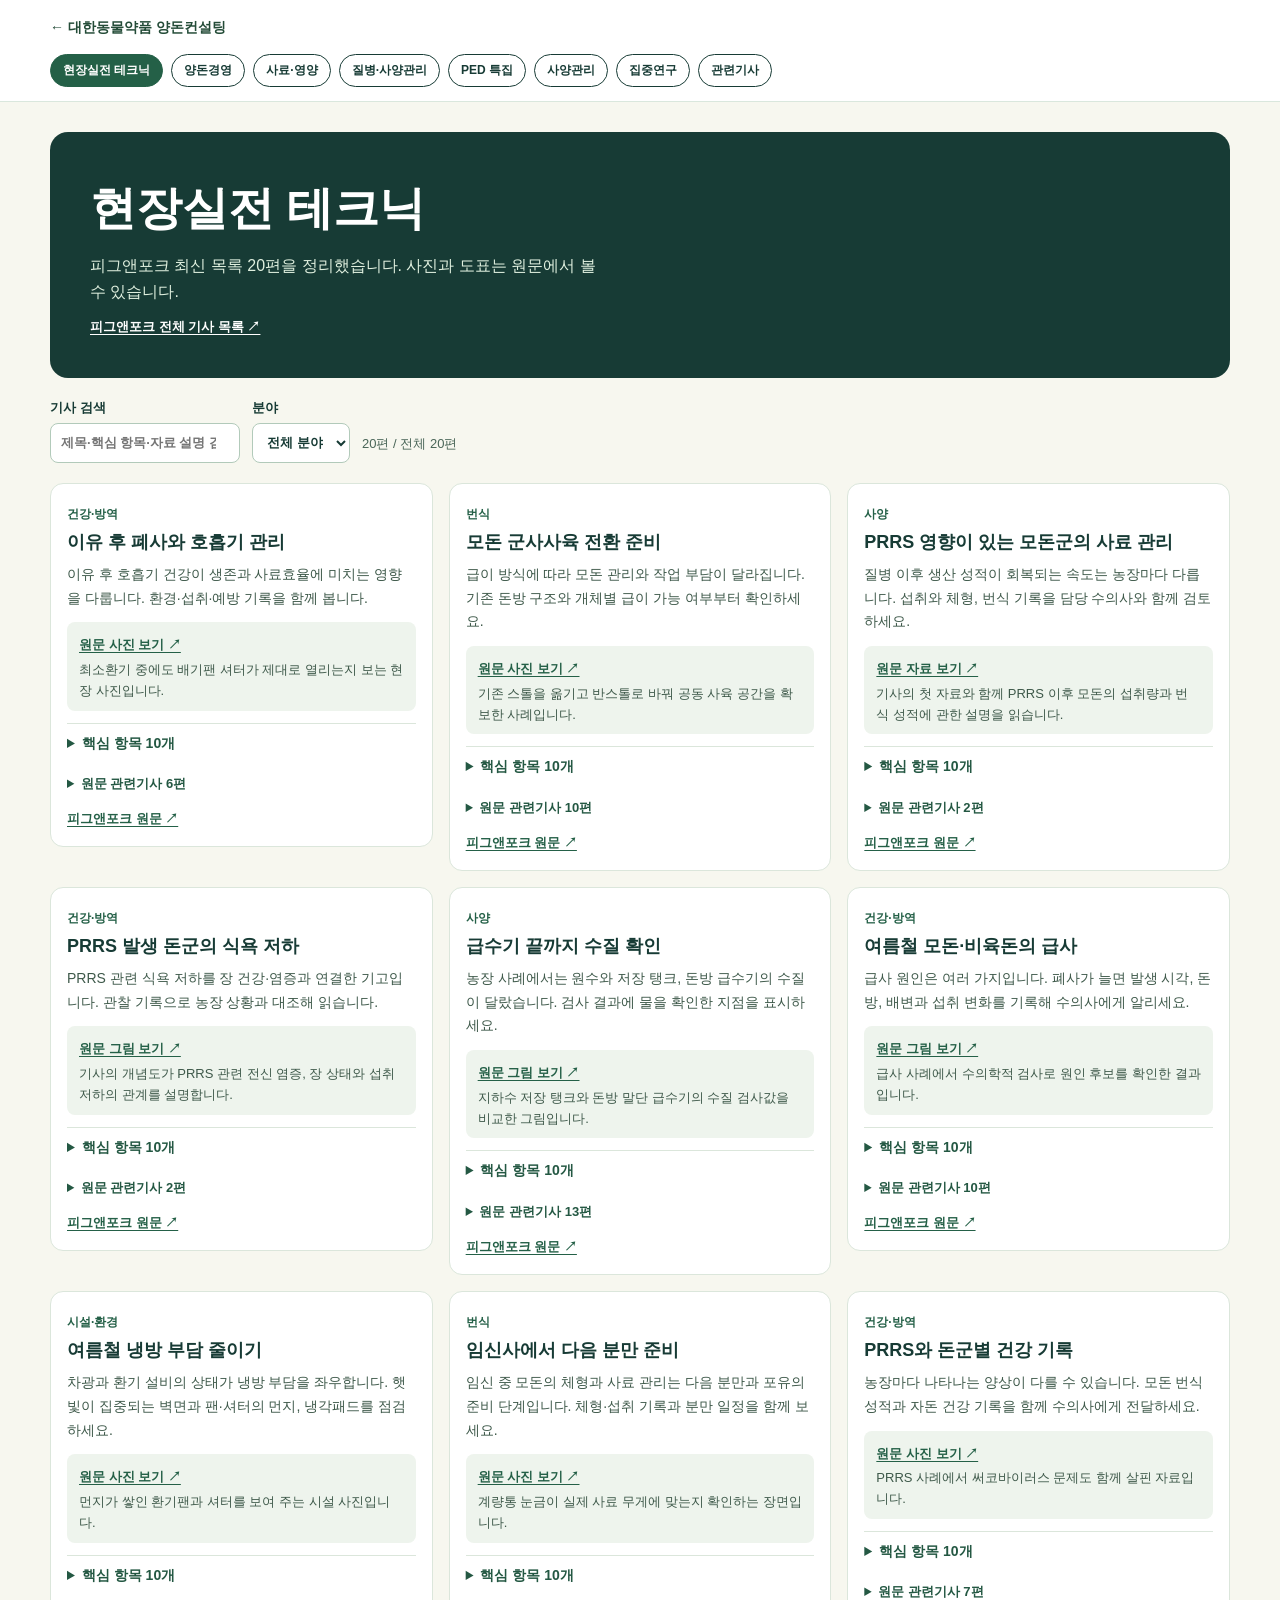
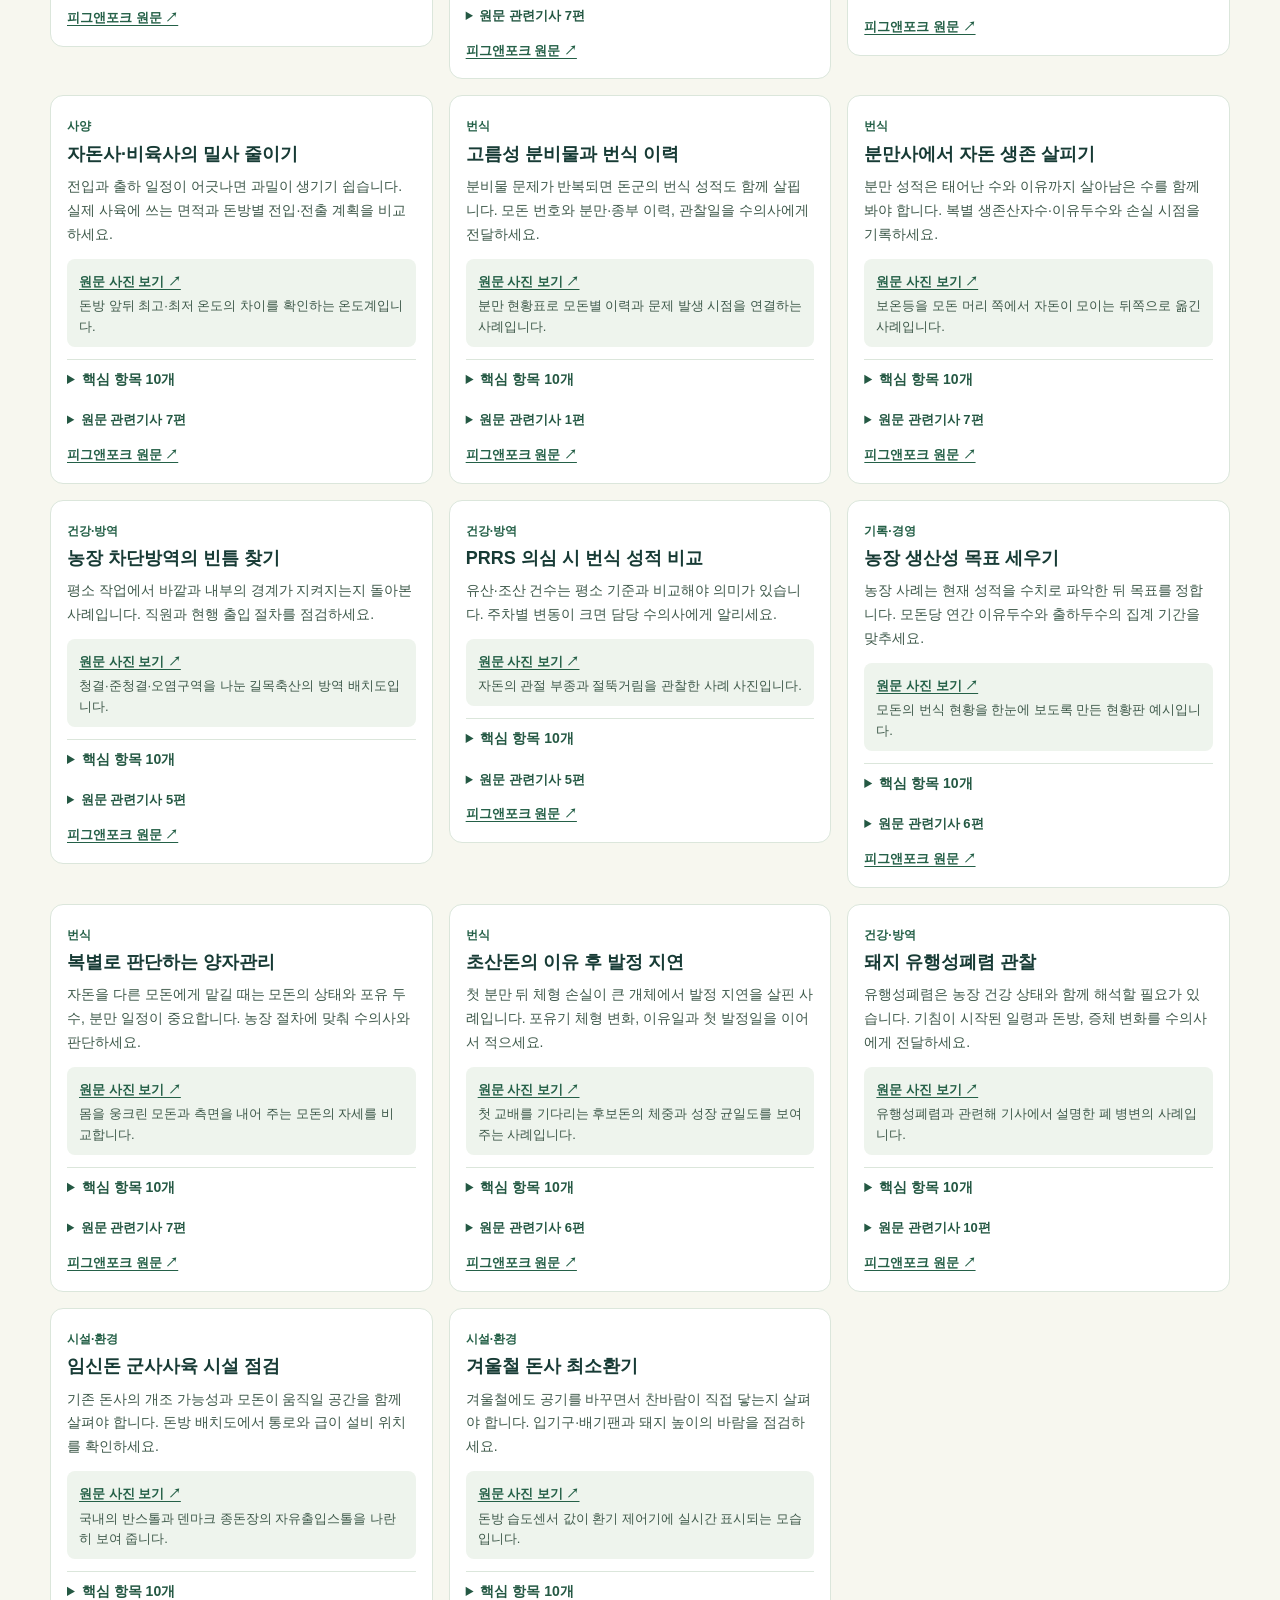
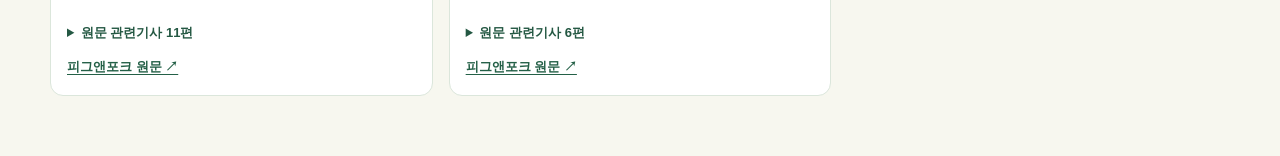
<file: articles.html>
<!doctype html>
<html lang="ko">
<head>
  <meta charset="utf-8">
  <meta name="viewport" content="width=device-width, initial-scale=1">
  <meta name="description" content="피그앤포크 양돈 기사 요약과 현장 점검 포인트">
  <title>양돈 기사 모음 | 대한동물약품 양돈컨설팅</title>
  <link rel="icon" href="favicon.svg" type="image/svg+xml">
  <link rel="stylesheet" href="styles.css">
  <link rel="stylesheet" href="article-library.css?v=5">
  <script src="article-library-data.js?v=4" defer></script>
  <script src="related-articles-data.js?v=1" defer></script>
  <script src="article-library.js?v=5" defer></script>
</head>
<body class="article-library">
  <a class="skip-link" href="#articles">본문 바로가기</a>
  <header class="reading-header">
    <div class="wrap">
      <a class="reading-home" href="index.html">← 대한동물약품 양돈컨설팅</a>
      <nav class="reading-nav" aria-label="기사 모음">
        <a href="?topic=field" data-topic="field">현장실전 테크닉</a>
        <a href="?topic=business" data-topic="business">양돈경영</a>
        <a href="?topic=feed" data-topic="feed">사료·영양</a>
        <a href="?topic=health" data-topic="health">질병·사양관리</a>
        <a href="?topic=ped" data-topic="ped">PED 특집</a>
        <a href="?topic=care" data-topic="care">사양관리</a>
        <a href="?topic=research" data-topic="research">집중연구</a>
        <a href="?topic=related" data-topic="related">관련기사</a>
      </nav>
      <nav id="related-categories" class="reading-nav" aria-label="관련기사 분야" hidden></nav>
    </div>
  </header>
  <main class="wrap reading-main" id="articles">
    <div class="reading-intro">
      <h1 id="reading-title">양돈 기사 모음</h1>
      <p id="reading-scope"></p>
      <p id="reading-note" hidden></p>
      <a id="reading-source" href="https://www.pignpork.com/" target="_blank" rel="noopener noreferrer">피그앤포크 전체 기사 목록 ↗</a>
      <a id="reading-guide" href="https://www.woah.org/en/disease/porcine-epidemic-diarrhoea/" target="_blank" rel="noopener noreferrer" hidden>WOAH 질병 안내 ↗</a>
    </div>
    <div class="reading-filters" hidden>
      <label for="reading-search">기사 검색<input id="reading-search" type="search" placeholder="제목·핵심 항목·자료 설명 검색"></label>
      <label for="reading-category">분야<select id="reading-category"><option value="">전체 분야</option></select></label>
      <p id="reading-count" role="status"></p>
    </div>
    <div id="reading-grid" class="reading-grid"></div>
    <p id="reading-empty" hidden>조건에 맞는 기사가 없습니다.</p>
    <noscript><p>카드를 보려면 자바스크립트를 켜 주세요.</p></noscript>
  </main>
  <template id="reading-card">
    <article class="reading-card">
      <div class="reading-card-summary">
        <span class="reading-category"></span>
        <h2></h2>
        <p></p>
      </div>
      <div class="reading-visual" hidden>
        <a class="reading-visual-link" target="_blank" rel="noopener noreferrer"></a>
        <p class="reading-visual-caption"></p>
      </div>
      <details class="reading-outline" hidden>
        <summary></summary>
        <ul></ul>
      </details>
      <details class="reading-connections" hidden>
        <summary></summary>
        <ul></ul>
      </details>
      <div class="reading-card-footer">
        <a class="reading-article-link" target="_blank" rel="noopener noreferrer">피그앤포크 원문 ↗</a>
      </div>
    </article>
  </template>
</body>
</html>
</file>
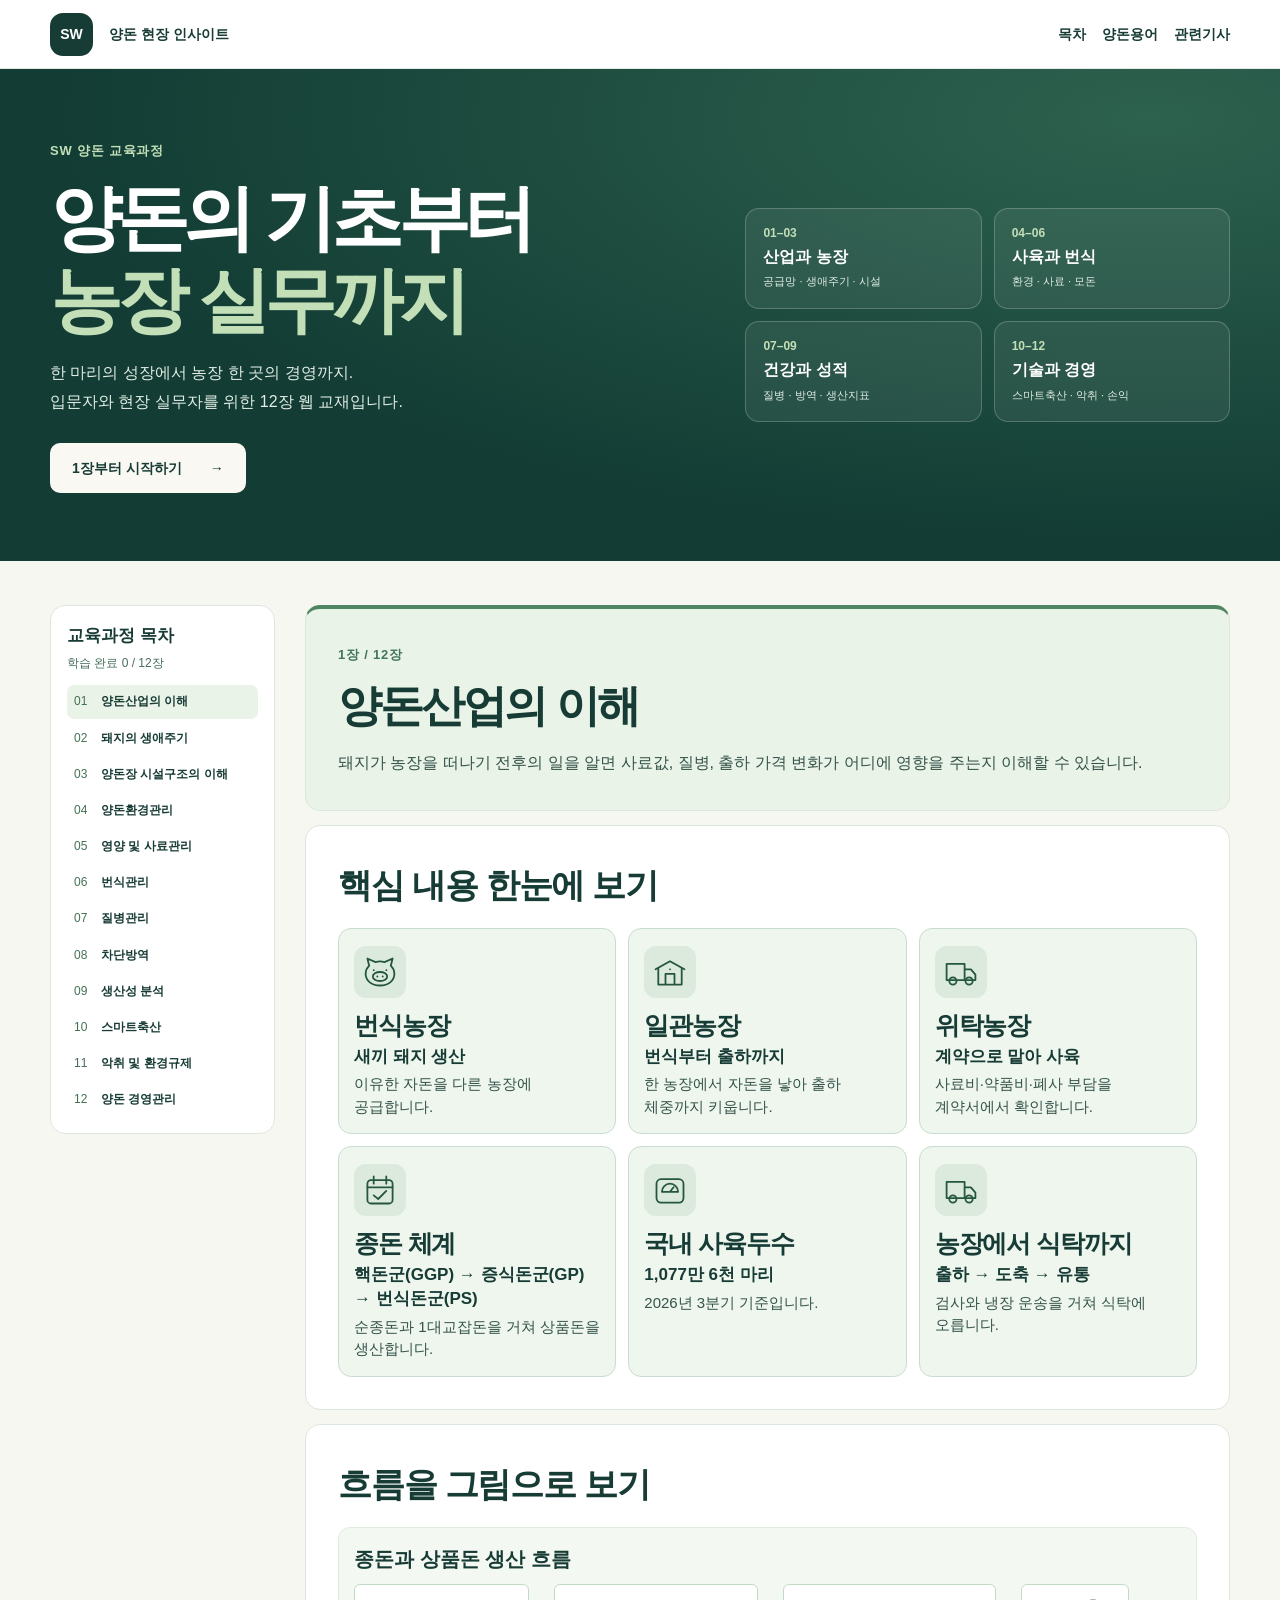
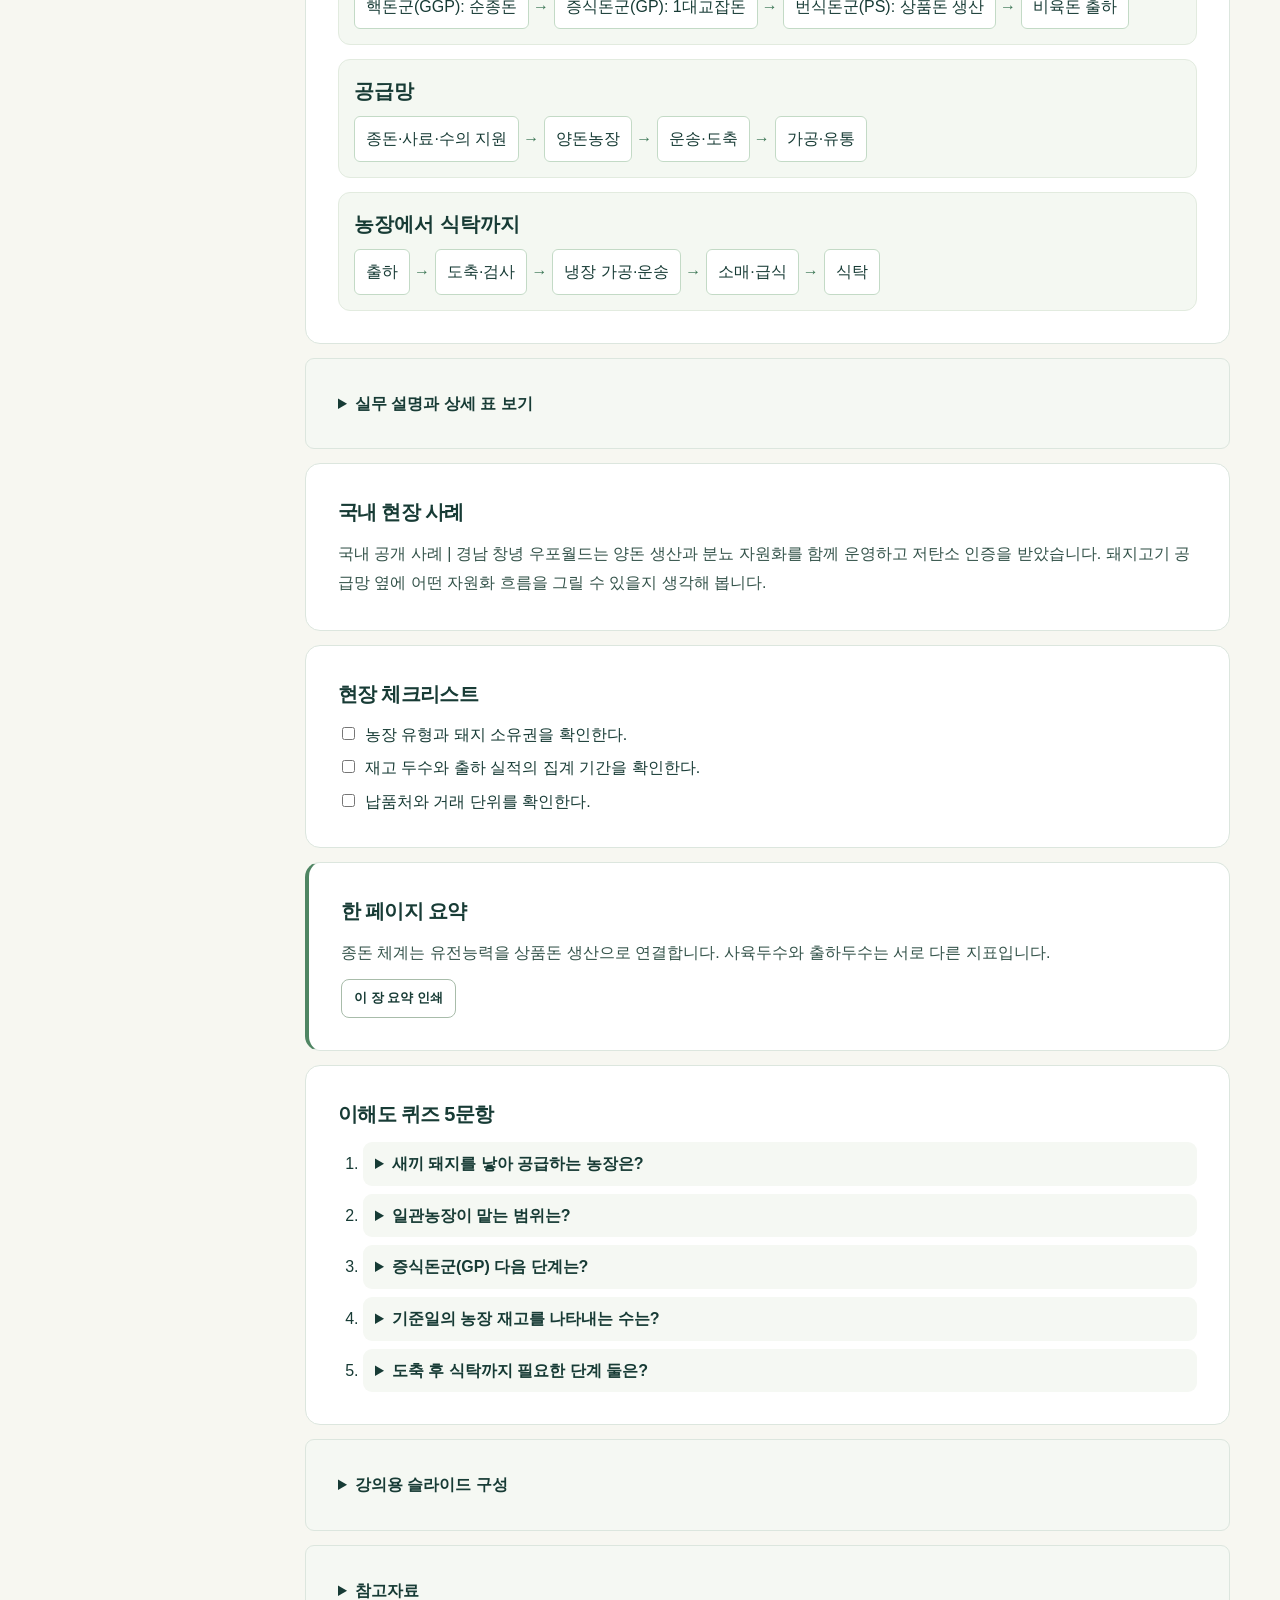
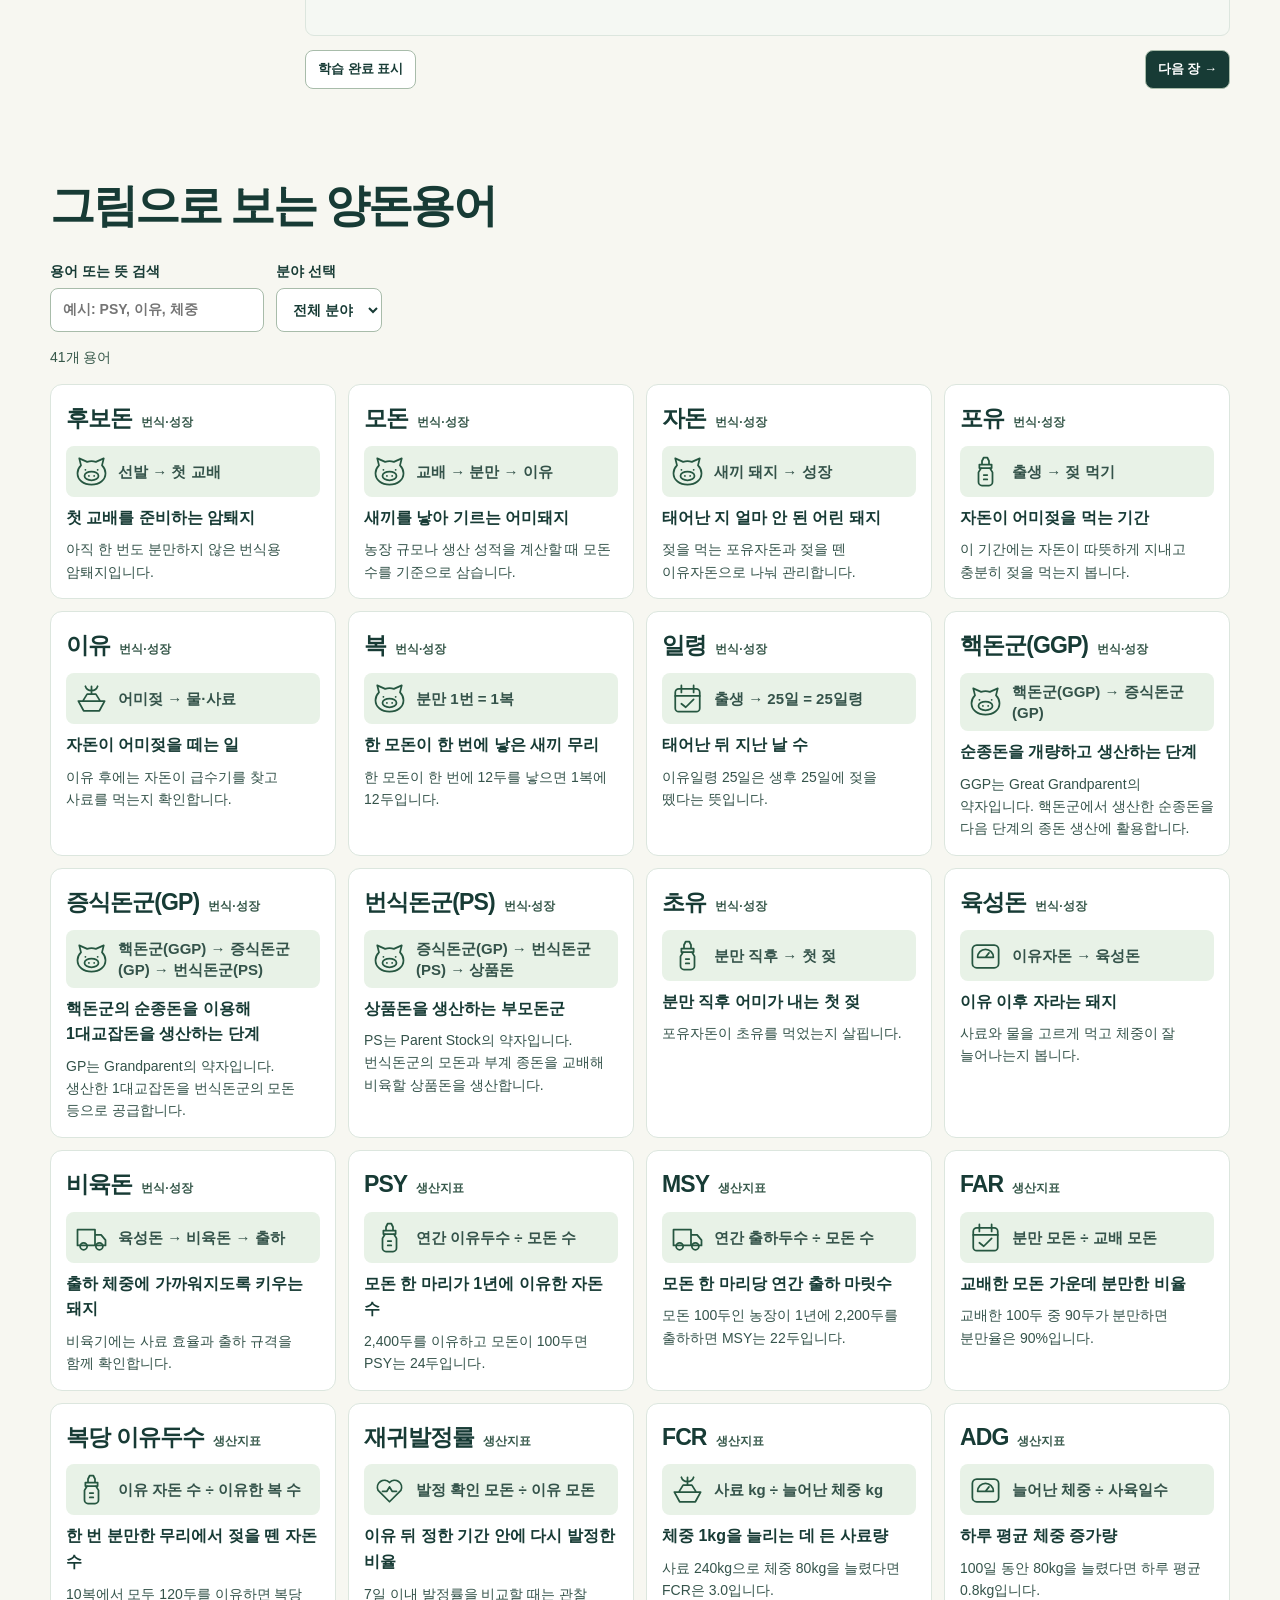
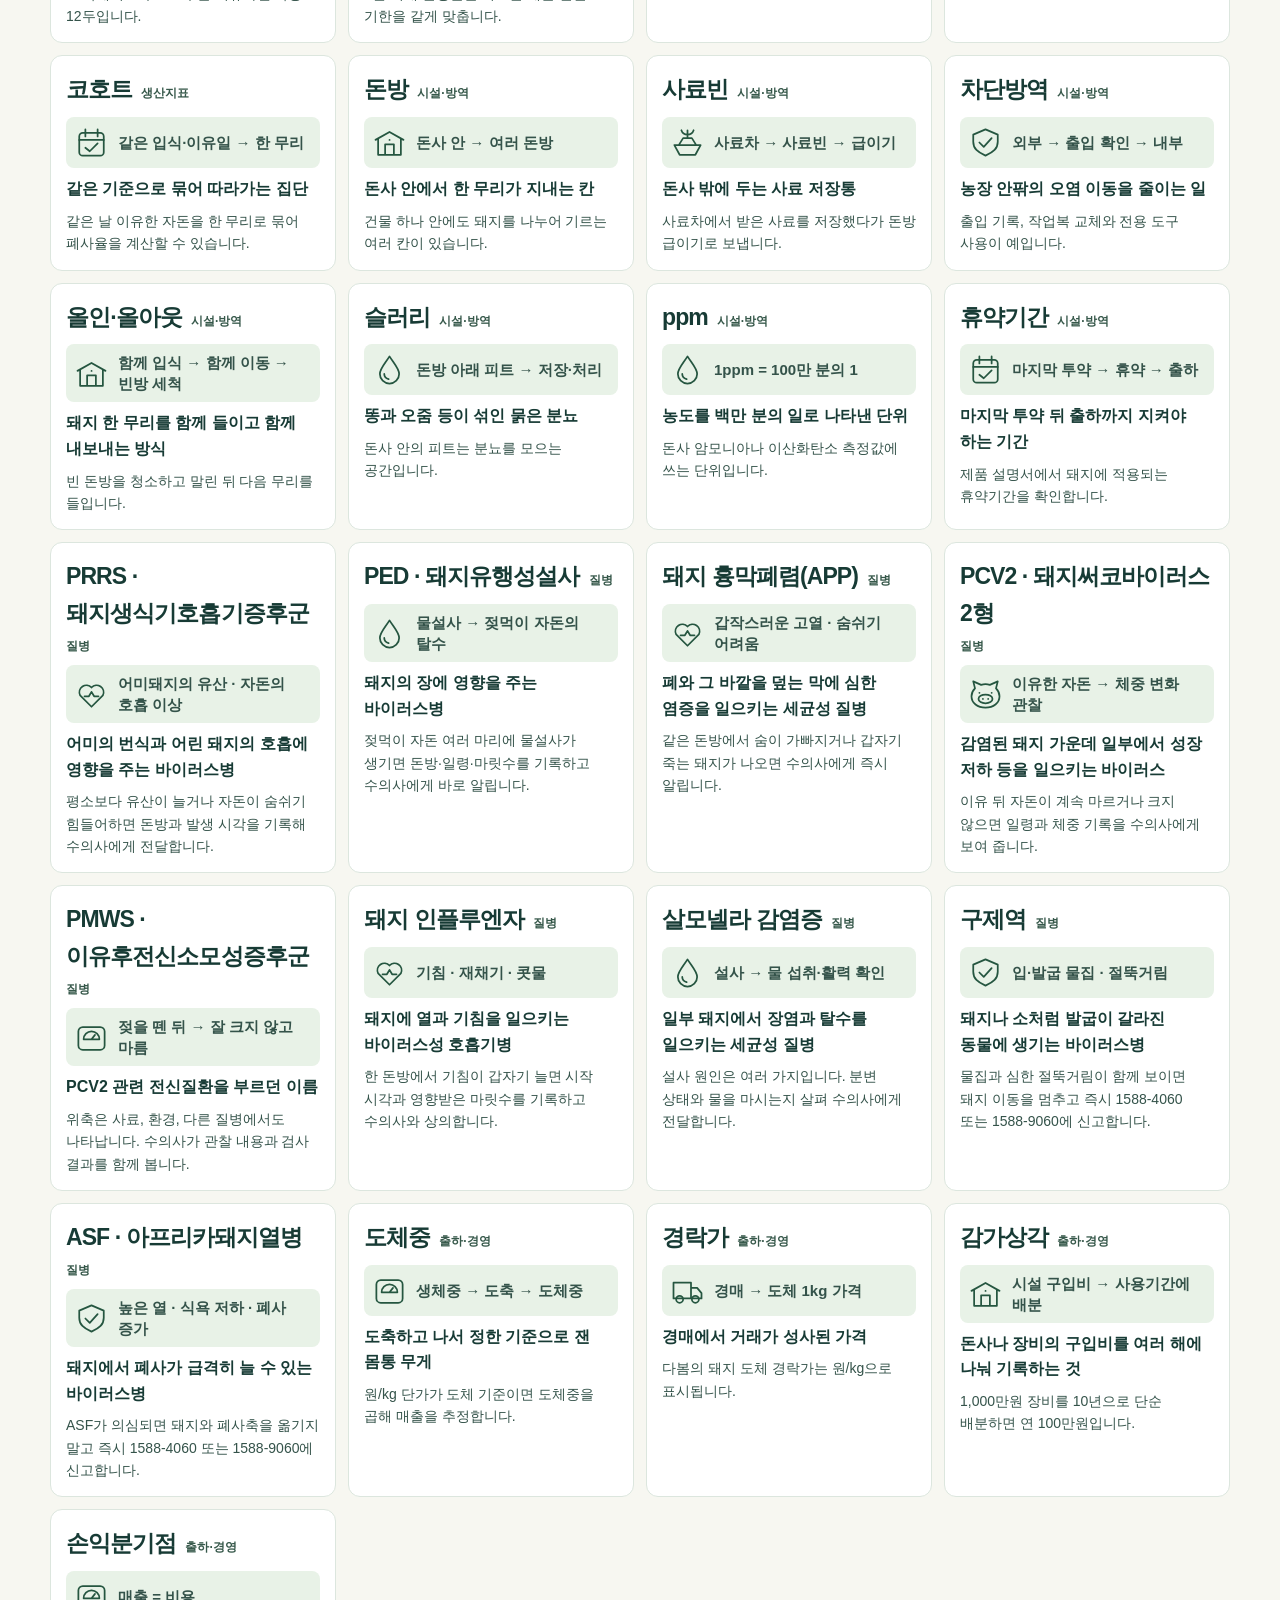
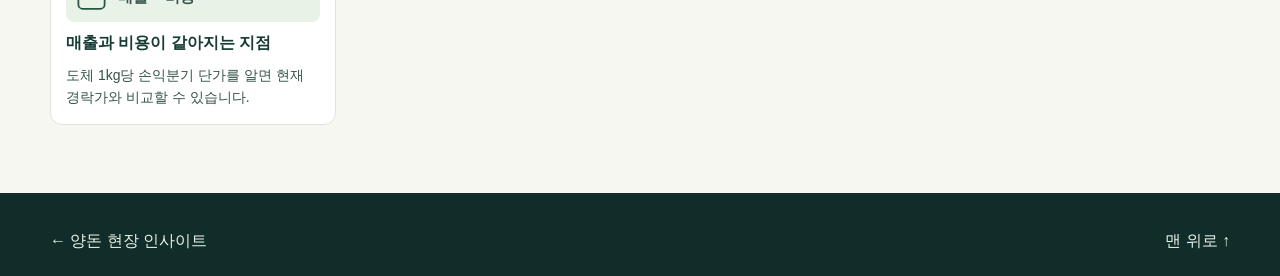
<file: course.html>
<!doctype html>
<html lang="ko">
<head>
  <meta charset="utf-8">
  <meta name="viewport" content="width=device-width, initial-scale=1">
  <meta name="theme-color" content="#173b35">
  <meta name="description" content="양돈산업의 기초부터 스마트축산과 경영 실무까지 배우는 12장 웹 교재">
  <title>양돈 교육과정 | SW 양돈 현장 인사이트</title>
  <link rel="icon" type="image/svg+xml" href="favicon.svg?v=swine">
  <link rel="stylesheet" href="styles.css">
  <link rel="stylesheet" href="course.css?v=glossary-cost">
  <script src="course-data.js?v=breeding-terms-20261117" defer></script>
  <script src="course.js?v=disease-terms" defer></script>
</head>
<body>
  <a class="skip-link" href="#lesson">본문 바로가기</a>
  <header class="site-header">
    <div class="wrap course-header">
      <a class="course-brand" href="index.html"><span class="brand-icon">SW</span><span>양돈 현장 인사이트</span></a>
      <nav aria-label="교육과정 바로가기"><a href="#course-outline">목차</a><a href="#glossary">양돈용어</a><a href="articles.html?topic=related">관련기사</a></nav>
    </div>
  </header>
  <main>
    <section class="course-hero">
      <div class="wrap course-hero-grid">
        <div>
          <p class="course-label">SW 양돈 교육과정</p>
          <h1>양돈의 기초부터<br><em>농장 실무까지</em></h1>
          <p>한 마리의 성장에서 농장 한 곳의 경영까지.<br>입문자와 현장 실무자를 위한 12장 웹 교재입니다.</p>
          <a class="btn btn-light" href="#chapter-1">1장부터 시작하기 <span aria-hidden="true">→</span></a>
        </div>
        <figure class="course-roadmap" aria-label="교육과정 로드맵">
          <a href="#chapter-1"><span>01–03</span><strong>산업과 농장</strong><small>공급망 · 생애주기 · 시설</small></a>
          <a href="#chapter-4"><span>04–06</span><strong>사육과 번식</strong><small>환경 · 사료 · 모돈</small></a>
          <a href="#chapter-7"><span>07–09</span><strong>건강과 성적</strong><small>질병 · 방역 · 생산지표</small></a>
          <a href="#chapter-10"><span>10–12</span><strong>기술과 경영</strong><small>스마트축산 · 악취 · 손익</small></a>
        </figure>
      </div>
    </section>
    <div class="wrap course-layout" id="course-outline">
      <aside class="course-sidebar">
        <h2>교육과정 목차</h2>
        <p id="course-progress" aria-live="polite"></p>
        <nav id="chapter-nav" aria-label="장별 목차"></nav>
      </aside>
      <article id="lesson" tabindex="-1" aria-label="선택한 장의 학습 내용"></article>
      <noscript><p>웹 교재를 읽으려면 브라우저에서 자바스크립트를 켜 주세요.</p></noscript>
    </div>
    <section class="wrap glossary" id="glossary" aria-labelledby="glossary-title">
      <h2 id="glossary-title">그림으로 보는 양돈용어</h2>
      <div class="glossary-controls">
        <label>용어 또는 뜻 검색<input id="glossary-search" type="search" placeholder="예시: PSY, 이유, 체중"></label>
        <label>분야 선택<select id="glossary-category"><option value="">전체 분야</option></select></label>
      </div>
      <p id="glossary-count" role="status"></p>
      <p id="glossary-disease-note" hidden>기침이나 설사만으로 병을 가려내기 어렵습니다. 이상 징후를 기록하고, 신고 대상 질병이 의심되면 즉시 신고하세요. <a href="#chapter-7">7장 질병관리와 참고자료 →</a></p>
      <dl id="glossary-list"></dl>
    </section>
  </main>
  <footer class="footer"><div class="wrap footer-inner"><a href="index.html">← 양돈 현장 인사이트</a><a href="#">맨 위로 ↑</a></div></footer>
</body>
</html>
</file>
<file: styles.css>
:root{--ink:#173b35;--ink-2:#31534e;--muted:#68817a;--cream:#f7f7f1;--line:#dce6de;--mint:#e8f3e9;--orange:#ef985c;--white:#fff;--radius:20px}*{box-sizing:border-box}html{scroll-behavior:smooth}body{margin:0;background:var(--cream);color:var(--ink);font-family:'Noto Sans KR',sans-serif;line-height:1.6}button,input{font:inherit}a{color:inherit;text-decoration:none}button{cursor:pointer}svg{display:block}.wrap{width:min(1180px,calc(100% - 48px));margin-inline:auto}.sr-only{position:absolute;width:1px;height:1px;padding:0;margin:-1px;overflow:hidden;clip:rect(0,0,0,0);white-space:nowrap;border:0}.skip-link{position:absolute;left:12px;top:-50px;z-index:100;background:#fff;padding:8px 12px}.skip-link:focus{top:12px}:focus-visible{outline:3px solid #e99c61;outline-offset:3px}.site-header{position:sticky;top:0;z-index:40;background:rgba(255,255,255,.96);border-bottom:1px solid #e4e9e3;backdrop-filter:blur(14px)}.header-inner{height:78px;display:flex;align-items:center;gap:36px}.brand{display:flex;align-items:center;gap:11px;min-width:234px}.brand-icon{width:43px;height:43px;display:grid;place-items:center;border-radius:13px;background:var(--ink);color:#e9f2e6;padding:8px}.brand-icon svg{width:100%}.brand strong{display:block;font:700 24px/1 'DM Sans',sans-serif;letter-spacing:-.05em}.brand small{display:block;margin-top:3px;font-size:11px;letter-spacing:-.035em;font-weight:700}.desktop-nav{display:flex;align-items:center;gap:32px;margin:auto}.desktop-nav a{font-size:14px;font-weight:700;color:#526d65;transition:color .2s}.desktop-nav a:hover{color:#126646}.header-action{border:1px solid var(--line);border-radius:999px;padding:10px 17px;font-size:13px;font-weight:700;white-space:nowrap}.header-action span{margin-left:10px}.menu-toggle,.mobile-nav{display:none}.hero{background:radial-gradient(circle at 72% 41%,#286350 0,#1c4b40 30%,#123a34 65%,#11332f 100%);color:#fff;overflow:hidden}.hero-grid{min-height:535px;display:grid;grid-template-columns:1.1fr .9fr;align-items:center;position:relative}.hero-copy{position:relative;z-index:2;padding:62px 0 72px}.eyebrow,.section-kicker{display:inline-block;font:700 11px/1.3 'DM Sans','Noto Sans KR',sans-serif;letter-spacing:.16em;color:#538774}.eyebrow{color:#b8d5b9;display:flex;align-items:center;gap:9px}.pulse{width:7px;height:7px;border-radius:50%;background:#dfac79;box-shadow:0 0 0 5px #dfac7928}.hero h1{font-size:clamp(40px,4.25vw,65px);line-height:1.25;letter-spacing:-.07em;margin:27px 0 22px;font-weight:800}.hero h1 em{font-style:normal;color:#a7d3aa}.hero p{max-width:540px;color:#d7e8dc;font-size:16px;line-height:1.95;word-break:keep-all}.hero-actions{display:flex;gap:12px;margin-top:32px}.btn{min-height:50px;padding:0 22px;border-radius:10px;display:inline-flex;align-items:center;gap:28px;justify-content:space-between;font-size:14px;font-weight:800;transition:transform .2s,background .2s}.btn:hover{transform:translateY(-2px)}.btn-light{background:#f9f8f2;color:var(--ink)}.btn-ghost{border:1px solid #83a393;color:#eff8f0}.btn-ghost:hover{background:#ffffff13}.hero-note{display:flex;align-items:center;gap:12px;margin-top:35px;color:#a9c5b2;font-size:12px}.note-line{height:1px;width:30px;background:#a9c5b2}.hero-art{height:100%;min-height:460px;position:relative;display:grid;place-items:center}.orbit{position:absolute;border:1px solid #93bd9b40;border-radius:50%}.orbit-one{width:520px;height:520px}.orbit-two{width:400px;height:400px}.pig-illustration{width:min(95%,500px);position:relative;z-index:1;filter:drop-shadow(0 22px 15px #0b2f2955)}.art-card{position:absolute;z-index:2;display:flex;align-items:center;gap:11px;padding:12px 15px;border:1px solid #ffffff50;background:#f8faf2ed;color:var(--ink);border-radius:13px;box-shadow:0 20px 35px #0b2f2938;min-width:180px}.art-card strong{display:block;font-size:12px}.art-card small{display:block;color:#749088;font-size:10px;margin-top:2px}.art-card-top{left:-20px;top:22%}.art-card-bottom{right:-16px;bottom:18%}.mini-icon{display:grid;place-items:center;width:32px;height:32px;border-radius:9px;background:#fbe9e5;color:#c96153;font-size:17px;font-weight:800}.chart-icon{background:#e3f0e3;color:#3b8a60}.quick-strip{display:grid;grid-template-columns:repeat(4,1fr);background:#fff;border:1px solid #e5eae3;border-radius:18px;box-shadow:0 12px 35px #1a443411;transform:translateY(-35px);position:relative;z-index:3}.quick-strip a{min-height:104px;padding:20px 22px;display:flex;align-items:center;gap:13px;position:relative}.quick-strip a+a{border-left:1px solid #edf0eb}.quick-strip a:hover{background:#f7fbf7}.quick-strip a:first-child:hover{border-radius:18px 0 0 18px}.quick-strip a:last-child:hover{border-radius:0 18px 18px 0}.quick-icon{width:44px;height:44px;flex:none;border-radius:13px;display:grid;place-items:center;font-size:20px;font-weight:800}.quick-icon.red{background:#fbece8;color:#c66b5d}.quick-icon.green{background:#eaf4e8;color:#397d54}.quick-icon.blue{background:#e9f0f6;color:#5481a1}.quick-icon.orange{background:#fdf0e5;color:#d3864f}.quick-strip strong{display:block;font-size:14px}.quick-strip small{display:block;color:var(--muted);font-size:11px;margin-top:2px}.quick-strip .arrow{margin-left:auto;align-self:flex-start;color:#8a9d91}.section{padding-top:72px;padding-bottom:85px;scroll-margin-top:90px}.section-heading{display:flex;align-items:end;justify-content:space-between;gap:25px;margin-bottom:29px}.section-heading h2,.info-panel h2,.sources-band h2{font-size:clamp(27px,3vw,36px);line-height:1.3;letter-spacing:-.06em;margin:10px 0 9px}.section-heading p,.info-panel p,.sources-band p{color:var(--muted);margin:0;font-size:14px}.section-count{font-size:12px;color:var(--muted);white-space:nowrap}.library-toolbar{display:flex;align-items:center;justify-content:space-between;gap:20px;margin-bottom:22px}.filter-scroll{display:flex;gap:8px;overflow-x:auto;scrollbar-width:none}.filter-scroll::-webkit-scrollbar{display:none}.filter{border:1px solid var(--line);background:#fff;color:#617970;border-radius:999px;padding:9px 16px;font-size:12px;font-weight:700;white-space:nowrap}.filter.active,.filter:hover{background:var(--ink);color:#fff;border-color:var(--ink)}.search-box{display:flex;align-items:center;gap:8px;min-width:255px;padding:8px 13px;background:#fff;border:1px solid var(--line);border-radius:9px;color:#71877e}.search-box span{font-size:23px;line-height:1}.search-box input{width:100%;border:0;outline:0;font-size:12px;color:var(--ink);background:transparent}.search-box input::placeholder{color:#9caaa2}.card-grid{display:grid;grid-template-columns:repeat(3,1fr);gap:17px}.content-card{min-height:248px;background:#fff;border:1px solid #e4eae3;border-radius:16px;padding:24px;display:flex;flex-direction:column;transition:transform .2s,box-shadow .2s,border-color .2s}.content-card:hover{transform:translateY(-4px);box-shadow:0 16px 35px #24423816;border-color:#c5d9ca}.card-top{display:flex;justify-content:space-between;align-items:center}.tag{display:inline-flex;align-items:center;border-radius:5px;padding:5px 8px;font-size:10px;font-weight:800}.tag.disease{background:#fceee9;color:#b96453}.tag.management{background:#edf5e9;color:#42845c}.tag.news{background:#eaf0f7;color:#4d769c}.tag.market{background:#fff2e6;color:#a96d3f}.card-type{font:700 10px 'DM Sans',sans-serif;letter-spacing:.12em;color:#a6b5aa}.content-card h3{font-size:19px;letter-spacing:-.045em;line-height:1.4;margin:22px 0 9px}.content-card p{font-size:12px;color:#6f8277;margin:0;line-height:1.8;word-break:keep-all}.card-footer{display:flex;align-items:center;justify-content:space-between;margin-top:auto;padding-top:18px;border-top:1px solid #edf1eb;font-size:11px;color:#7c8e81}.card-footer button{border:0;background:none;color:var(--ink);font-size:12px;font-weight:800;padding:0}.empty-state{text-align:center;padding:60px;color:var(--muted);background:#fff;border-radius:16px}.feature-section{background:#1a453b;color:#fff;scroll-margin-top:78px}.feature-grid{padding-top:73px;padding-bottom:73px;display:grid;grid-template-columns:.9fr 1.1fr;gap:70px;align-items:center}.section-kicker.light{color:#aed1b1}.feature-lead h2{font-size:clamp(30px,3vw,42px);letter-spacing:-.06em;line-height:1.38;margin:18px 0}.feature-lead p{color:#c8ded1;font-size:14px;line-height:1.9;max-width:450px;word-break:keep-all}.text-link{display:inline-flex;gap:18px;align-items:center;font-size:13px;font-weight:800;margin-top:21px;border-bottom:1px solid currentColor;padding-bottom:7px}.light-link{color:#eaf6e9}.feature-steps{display:grid;gap:12px}.feature-steps>div{display:grid;grid-template-columns:38px 80px 1fr;align-items:center;gap:10px;background:#ffffff0c;border:1px solid #ffffff30;border-radius:11px;padding:19px 22px}.feature-steps span{font:700 13px 'DM Sans',sans-serif;color:#9dcba6}.feature-steps strong{font-size:15px}.feature-steps p{font-size:12px;color:#c5dbca;margin:0}.management-section{padding-bottom:58px}.stage-grid{display:grid;grid-template-columns:repeat(4,1fr);gap:15px}.stage-card{background:#fff;border:1px solid #e4eae3;border-radius:15px;padding:23px;min-height:222px}.stage-num{font:700 10px 'DM Sans',sans-serif;letter-spacing:.12em;color:#83a38b}.stage-icon{font-size:36px;color:#81a991;line-height:1;margin:27px 0 16px}.stage-card h3{margin:0 0 5px;font-size:17px}.stage-card p{margin:0;font-size:12px;color:var(--muted)}.information-grid{display:grid;grid-template-columns:1fr 1fr;gap:18px;padding-top:12px;scroll-margin-top:90px}.info-panel{background:#fff;border:1px solid #e4eae3;border-radius:19px;padding:32px;scroll-margin-top:95px}.panel-top{display:flex;align-items:center;gap:12px}.panel-symbol{width:34px;height:34px;display:grid;place-items:center;border-radius:9px;font-size:17px;font-weight:800}.blue-symbol{background:#eaf0f7;color:#4d769c}.orange-symbol{background:#fff2e6;color:#c47a42}.info-panel h2{font-size:28px;margin-top:20px}.info-panel p{line-height:1.85;min-height:52px}.source-list{margin-top:27px;border-top:1px solid #e7ede7}.source-list a{display:grid;grid-template-columns:1fr auto 18px;gap:11px;align-items:center;padding:14px 0;border-bottom:1px solid #e7ede7}.source-list span{font-size:13px;font-weight:800}.source-list small{font-size:11px;color:#84968b}.source-list b{font-size:14px}.source-list a:hover span,.market-link:hover{color:#198357}.market-placeholder{display:flex;align-items:center;justify-content:space-between;gap:10px;margin-top:23px;background:#f9f4e9;border:1px dashed #eddbbe;border-radius:10px;padding:18px}.placeholder-label{font-size:12px;font-weight:800;color:#b17640}.market-placeholder strong{font-size:14px}.placeholder-rule{font-size:10px;color:#a69176}.market-link{display:flex;justify-content:space-between;font-size:13px;font-weight:800;margin-top:23px}.sources-band{background:#e8f1e7;scroll-margin-top:90px}.sources-inner{display:flex;align-items:center;justify-content:space-between;gap:30px;padding-top:54px;padding-bottom:54px}.sources-inner>div{max-width:720px}.sources-band h2{font-size:28px}.sources-band p{line-height:1.8}.btn-dark{background:var(--ink);color:#fff;white-space:nowrap}.footer{background:#102d29;color:#e8f1e8;padding:35px 0 23px}.footer-inner{display:flex;justify-content:space-between;align-items:center}.footer-brand{display:flex;align-items:center;gap:12px;font-size:13px;font-weight:800}.footer-mark{width:37px;height:37px;background:#ebf4e9;border-radius:10px;display:grid;place-items:center;color:var(--ink);font:700 16px 'DM Sans',sans-serif}.footer-brand small{display:block;color:#a9c4b2;font:400 10px 'DM Sans',sans-serif;margin-top:2px}.footer-links{display:flex;gap:25px;font-size:12px}.footer-links a:hover{text-decoration:underline}.footer-bottom{border-top:1px solid #ffffff22;color:#a9c4b2;font-size:11px;margin-top:30px;padding-top:20px}dialog{width:min(580px,calc(100% - 32px));border:0;border-radius:18px;padding:35px;background:#fff;color:var(--ink);box-shadow:0 25px 80px #102d2966}dialog::backdrop{background:#102d29aa}.dialog-close{position:absolute;top:13px;right:18px;border:0;background:none;font-size:28px;color:#6c8074}dialog h2{font-size:27px;line-height:1.4;letter-spacing:-.05em;margin:17px 0 11px}dialog p,dialog li{font-size:13px;color:#60796c;line-height:1.9}dialog ul{padding-left:18px;margin-bottom:25px}.dialog-note{padding:12px 15px;background:#edf5ed;border-radius:8px;font-size:12px;color:#416c52}.dialog-status{font-size:11px;color:#8b9f90;margin-top:20px}
@media(max-width:1020px){.desktop-nav{gap:17px}.header-inner{gap:15px}.brand{min-width:210px}.header-action{display:none}.hero-grid{grid-template-columns:1fr .8fr}.art-card-top{left:-30px}.art-card-bottom{right:-25px}.quick-strip a{padding:17px 12px;gap:9px}.quick-icon{width:39px;height:39px}.quick-strip .arrow{display:none}.card-grid{grid-template-columns:repeat(2,1fr)}}
@media(max-width:720px){.wrap{width:min(100% - 32px,1180px)}.header-inner{height:64px}.brand{min-width:0}.brand-icon{width:38px;height:38px}.brand strong{font-size:21px}.brand small{font-size:10px}.desktop-nav{display:none}.menu-toggle{display:grid;gap:4px;margin-left:auto;border:0;background:none;padding:9px}.menu-toggle span{display:block;width:22px;height:2px;background:var(--ink);border-radius:2px}.mobile-nav{display:grid;gap:0;padding:0 16px 10px;background:#fff}.mobile-nav[hidden]{display:none}.mobile-nav a{padding:12px 5px;border-top:1px solid #edf1ed;font-size:14px;font-weight:700}.hero-grid{display:block;min-height:0}.hero-copy{padding:54px 0 15px}.hero h1{font-size:clamp(34px,8vw,49px)}.hero p{font-size:14px}.hero-art{min-height:305px;height:305px}.pig-illustration{width:315px}.orbit-one{width:335px;height:335px}.orbit-two{width:270px;height:270px}.art-card{transform:scale(.8)}.art-card-top{left:-25px;top:5%}.art-card-bottom{right:-30px;bottom:9%}.quick-strip{grid-template-columns:1fr 1fr;transform:translateY(-20px)}.quick-strip a{min-height:84px;padding:13px}.quick-strip a:nth-child(3){border-left:0;border-top:1px solid #edf0eb}.quick-strip a:nth-child(4){border-top:1px solid #edf0eb}.quick-strip a:first-child:hover,.quick-strip a:last-child:hover{border-radius:0}.section{padding-top:52px;padding-bottom:58px}.section-heading{align-items:start}.section-heading h2{font-size:28px}.library-toolbar{display:block}.filter-scroll{margin-bottom:13px}.search-box{width:100%}.card-grid{gap:12px}.feature-grid{grid-template-columns:1fr;gap:25px;padding-top:55px;padding-bottom:55px}.feature-lead h2{font-size:31px}.feature-steps>div{grid-template-columns:35px 1fr;gap:2px}.feature-steps p{grid-column:2}.stage-grid{grid-template-columns:1fr 1fr;gap:10px}.stage-card{min-height:180px;padding:18px}.stage-icon{margin:17px 0 11px}.information-grid{grid-template-columns:1fr;padding-top:0}.sources-inner{display:block;padding-top:45px;padding-bottom:45px}.sources-inner .btn{margin-top:20px}.footer-inner{align-items:start;gap:20px}.footer-links{display:grid;gap:8px}}

/* A more expressive, responsive growth infographic and a gently animated mascot. */
.daily-dialog{display:grid;gap:9px;margin:10px 0}.dialog-question,.dialog-answer{padding:12px 15px;border-radius:15px}.dialog-question{background:#f4f7eb;color:#214638;border-bottom-left-radius:4px}.dialog-question span,.dialog-answer span{font-size:10px;font-weight:800;color:#44815a}.hero .dialog-question p{color:#456755}.hero .dialog-question h2{color:#173b35}.dialog-answer{background:#ffffff18;border:1px solid #ffffff28;border-bottom-right-radius:4px}.dialog-answer summary{color:#f8e3bf}.dialog-answer span{color:#b7dcb9}.dialog-answer[open] summary{padding-bottom:12px}
.lab-weather{grid-column:1/-1;display:grid;grid-template-columns:1fr auto;gap:20px;padding:18px 36px;background:#e3f0e2;border-top:1px solid #d0e2d0}.lab-weather strong,.lab-weather span,.lab-weather small{display:block}.lab-weather strong{font-size:13px}.lab-weather span{font-size:14px;font-weight:800;color:#246443;margin-top:3px}.lab-weather small{font-size:10px;color:#627a6c;margin-top:4px}.lab-weather a{text-decoration:underline}.lab-weather form label{display:block;font-size:11px;font-weight:800;margin-bottom:4px}.lab-weather form div{display:flex;gap:5px}.lab-weather input,.lab-weather select{min-width:0;width:150px;padding:7px;border:1px solid #bfd6c1;border-radius:8px;background:white;color:#244a38;font:inherit;font-size:12px}.lab-weather select{display:block;margin-top:6px}.lab-weather select[hidden]{display:none}.lab-weather button{border:1px solid #b9d2bf;border-radius:8px;background:#fff;padding:7px 10px;font:inherit;font-size:11px;font-weight:800;color:#2d6948}.lab-weather #weather-gps{margin-top:8px}.lab-weather #weather-apply{margin-top:6px}.lab-world[data-weather=cloudy]{background:linear-gradient(#aabec2,#dce8db)}.lab-world[data-weather=fog]{background:linear-gradient(#becac5,#e9ede0)}.lab-world[data-weather=rain]{background:linear-gradient(#819fae,#cadad1)}.lab-world[data-weather=storm]{background:linear-gradient(#6c8490,#aebfba)}.lab-world[data-weather=snow]{background:linear-gradient(#b8d1df,#eef5f4)}.lab-world[data-weather=rain]:after,.lab-world[data-weather=storm]:after{content:'';position:absolute;inset:0;background:repeating-linear-gradient(110deg,transparent 0 22px,#ffffff70 23px 25px,transparent 26px 47px);pointer-events:none}.lab-world[data-weather=snow]:after{content:'❄　❅　❄　❅　❄';position:absolute;inset:18px 0 auto;text-align:center;color:#fff;font-size:24px;letter-spacing:12px;pointer-events:none}.lab-world[data-weather=cloudy]:before,.lab-world[data-weather=rain]:before,.lab-world[data-weather=storm]:before,.lab-world[data-weather=fog]:before{opacity:.2}.hero[data-weather=rain],.hero[data-weather=storm]{background:radial-gradient(circle at 72% 41%,#355b5a,#173a39 65%,#11302f)}.hero[data-weather=snow]{background:radial-gradient(circle at 72% 41%,#527875,#244c48 65%,#143735)}
@media(max-width:600px){.lab-weather{grid-column:auto;grid-template-columns:1fr;padding:18px 25px;gap:12px}.lab-weather input{width:190px;max-width:65vw}}
.daily-pig-lesson{max-width:530px;margin-top:26px;padding:18px 20px;border:1px solid #ffffff38;border-radius:16px;background:#092b2670;color:#f4faf2}.daily-pig-label{font-size:11px;font-weight:800;letter-spacing:.04em;color:#b8ddbd}.daily-pig-label time{margin-left:8px;color:#d6e8d9;font-weight:500}.hero .daily-pig-lesson h2{font-size:19px;line-height:1.4;margin:6px 0}.hero .daily-pig-lesson p{font-size:12px;line-height:1.7;margin:5px 0;color:#e0efe2}.daily-pig-lesson summary{cursor:pointer;color:#f8e3bf;font-size:12px;font-weight:800;padding:7px 0}.daily-pig-lesson a{display:inline-block;color:#fff3cc;font-weight:800;text-decoration:underline;font-size:12px;margin:3px 0 8px}.daily-pig-lesson small{display:block;color:#c6ddd0;font-size:10px;line-height:1.6}.pig-stage[data-mood=tired],.pig-stage[data-mood=cough]{filter:saturate(.86)}.pig-stage[data-mood=tired] .pig-illustration,.pig-stage[data-mood=cough] .pig-illustration{transform:rotate(-6deg)}
.hero .daily-pig-lesson .dialog-question p{color:#365b48}
.disease-mechanism{grid-column:1/-1;background:#f7faf4;padding:26px 36px 30px;border-top:1px solid #dcebdc}.mechanism-kicker{font-size:11px;color:#56856a;font-weight:800}.disease-mechanism h4{margin:5px 0;font-size:20px;letter-spacing:-.03em}.disease-mechanism>p{color:#587363;font-size:12px;line-height:1.7}.mechanism-flow{display:grid;grid-template-columns:repeat(4,minmax(0,1fr));list-style:none;gap:18px;padding:0;margin:20px 0}.mechanism-flow li{position:relative;display:grid;justify-items:center;align-content:start;text-align:center;gap:6px;padding:16px 10px;background:#fff;border:1px solid #dfeadf;border-radius:14px}.mechanism-flow li:not(:last-child):after{content:'→';position:absolute;right:-17px;top:40%;color:#57936e;font-size:18px;font-weight:800}.mechanism-icon{display:grid;place-items:center;width:54px;height:54px;background:#edf5e8;border-radius:50%;font-size:29px}.mechanism-flow strong{font-size:12px;color:#2a6042}.mechanism-flow li>span:last-child{font-size:11px;line-height:1.6;color:#496353;word-break:keep-all}.disease-mechanism .mechanism-note{font-size:11px;color:#6a7b70}.disease-mechanism>a{font-size:12px;font-weight:800;text-decoration:underline;color:#246d49}@media(max-width:600px){.disease-mechanism{grid-column:auto;padding:22px 25px}.mechanism-flow{grid-template-columns:repeat(2,minmax(0,1fr));gap:16px}.mechanism-flow li:nth-child(2):after{content:'↓';right:calc(50% - 6px);top:auto;bottom:-20px}.mechanism-flow li:nth-child(3):after{content:'→'}}
@media(max-width:720px){.daily-pig-lesson{margin-top:22px;padding:15px}.hero .daily-pig-lesson h2{font-size:17px}}
.growth-lab{display:grid;grid-template-columns:1fr 1fr;overflow:hidden;border-radius:24px;background:#eef5e9;border:1px solid #d9e8d8;margin:28px 0 26px}.lab-copy{padding:36px}.lab-copy h3{font-size:27px;letter-spacing:-.05em;margin:8px 0}.lab-copy>p{font-size:13px;color:#5f7868}.lab-copy label{display:flex;justify-content:space-between;font-size:13px;font-weight:800;margin-top:25px}.lab-copy output{color:#247452}.lab-copy input[type=range]{width:100%;accent-color:#32805b;margin:16px 0}.lab-controls{display:flex;flex-wrap:wrap;gap:7px}.lab-controls button{border:1px solid #c6dccc;background:white;color:#315e47;padding:8px 14px;border-radius:999px;font-size:12px;font-weight:800}.lab-controls button:hover{background:#d7ead7}.lab-copy .lab-caption{font-size:11px;margin:14px 0 0}.lab-world{position:relative;overflow:hidden;min-height:260px;background:linear-gradient(#bfe1db,#eaf4db);display:flex;align-items:flex-end;justify-content:center}.lab-world:before{content:'';position:absolute;width:86px;height:86px;background:#fff5c5;border-radius:50%;top:26px;right:46px;box-shadow:0 0 45px #fff1b6}.lab-ground{position:absolute;bottom:-55px;width:130%;height:125px;background:#8cbd86;border-radius:50% 50% 0 0}.lab-cloud{position:absolute;background:#fff9;border-radius:50px;width:95px;height:25px;top:45px;left:14%}.cloud-two{top:87px;left:55%;width:70px}.lab-world img{position:relative;z-index:1;width:240px;max-width:65%;transform:scale(var(--pig-size,.48));transform-origin:center bottom;transition:transform .7s cubic-bezier(.2,.7,.2,1);filter:drop-shadow(0 12px 7px #376e4633);margin-bottom:30px}.lab-stage{position:absolute;z-index:2;bottom:12px;left:16px;padding:5px 10px;border-radius:99px;background:#ffffffd9;color:#35634c;font-size:11px;font-weight:800}.lab-observation{grid-column:1/-1;background:#fff;padding:25px 36px;border-top:1px solid #dcebdc}.lab-observation span{font-size:11px;color:#ad7756;font-weight:800}.lab-observation h4{font-size:19px;margin:4px 0}.lab-observation p{font-size:13px;color:#526d5e;margin:6px 0 13px}.lab-observation strong{font-size:12px;color:#2b704b}.lab-observation a{font-size:12px;font-weight:800;color:#236d4a;text-decoration:underline}.care-grid{display:grid;grid-template-columns:repeat(4,minmax(0,1fr));gap:15px}.care-card{overflow:hidden;background:white;border:1px solid #e2eae1;border-radius:18px}.care-scene{height:155px;position:relative;overflow:hidden;display:flex;justify-content:center;align-items:flex-end;background:linear-gradient(#cfe8db,#f2f4dc)}.care-suckling .care-scene{background:linear-gradient(#f8dfcb,#fff0d6)}.care-nursery .care-scene{background:linear-gradient(#cde6ec,#e8f3e4)}.care-finishing .care-scene{background:linear-gradient(#e9e8c5,#f7eed1)}.care-hill{position:absolute;bottom:-45px;width:120%;height:85px;border-radius:50%;background:#94be91}.care-scene img{position:relative;height:135px;width:auto;z-index:1;transform-origin:center bottom}.care-sun{position:absolute;top:12px;right:23px;color:#e9b76d;font-size:25px}.care-object{position:absolute;z-index:2;right:15%;bottom:22px;font-size:28px}.care-content{padding:20px}.care-content h3{font-size:18px;margin:5px 0}.care-content p,.care-content li{font-size:12px;line-height:1.7;color:#617a69;word-break:keep-all}.care-content ul{padding-left:17px;margin:12px 0 18px}.care-content li+li{margin-top:6px}.care-content a{font-size:12px;color:#26734f;font-weight:800}.care-note{font-size:11px;color:#718679}.care-suckling .care-scene img{height:110px}.care-nursery .care-scene img{height:120px}
@media(prefers-reduced-motion:no-preference){.care-scene img{animation:care-breathe 4s ease-in-out infinite}.care-object{animation:care-float 3s ease-in-out infinite}.care-nursery .care-scene img{animation-delay:-1s}.care-finishing .care-scene img{animation-delay:-2s}@keyframes care-breathe{0%,100%{transform:translateY(0) rotate(-1deg)}50%{transform:translateY(-5px) rotate(1deg)}}@keyframes care-float{0%,100%{transform:translateY(0)}50%{transform:translateY(-7px)}}}
@media(max-width:900px){.care-grid{grid-template-columns:repeat(2,minmax(0,1fr))}}@media(max-width:600px){.growth-lab{grid-template-columns:1fr}.lab-copy{padding:25px}.lab-world{min-height:210px}.lab-world img{width:210px}.lab-observation{grid-column:auto;padding:22px 25px}.care-grid{gap:10px}.care-content{padding:15px}.care-scene{height:130px}.care-scene img{height:110px}.care-suckling .care-scene img{height:90px}.care-nursery .care-scene img{height:100px}}@media(prefers-reduced-motion:reduce){.lab-world img{transition:none}}
.pig-stage{width:min(95%,500px);aspect-ratio:520/460;position:relative;z-index:1}.pig-stage .pig-illustration{width:100%;height:100%;animation:none}.pig-canvas{position:absolute;inset:0;width:100%;height:100%;opacity:0;pointer-events:none}.pig-ready .pig-canvas{opacity:1}.pig-ready .pig-illustration{visibility:hidden}@media(max-width:720px){.pig-stage{width:min(315px,100%)}}
.growth-journey{padding-top:16px;padding-bottom:62px}
.growth-heading{display:flex;align-items:end;justify-content:space-between;gap:24px;margin-bottom:24px}
.growth-heading h2{font-size:clamp(25px,3vw,34px);letter-spacing:-.055em;margin:8px 0}
.growth-heading p{margin:0;color:#6c8277;font-size:14px}
.growth-heading .text-link{white-space:nowrap}
.growth-visual{position:relative;overflow:hidden;background:#fff;border:1px solid #e3eae2;border-radius:20px;padding:36px 32px 28px;box-shadow:0 12px 35px #1a44340b}
.growth-track{height:26px;position:absolute;left:10%;right:10%;top:57px;border-radius:999px;background:#edf3eb}
.growth-track-fill{display:block;width:100%;height:100%;border-radius:inherit;background:linear-gradient(90deg,#f7d8c9 0%,#ecba9f 42%,#a9cfad 72%,#75a987 100%);opacity:.82}
.growth-traveler{position:absolute;top:50%;left:50%;display:grid;place-items:center;width:44px;height:44px;border:3px solid #fff;border-radius:50%;background:#fff8e9;box-shadow:0 4px 14px #233e3024;font-size:22px;transform:translate(-50%,-50%);z-index:1}
.growth-stages{position:relative;display:grid;grid-template-columns:repeat(4,minmax(0,1fr));gap:14px;list-style:none;padding:0;margin:0}
.growth-stages li{display:grid;justify-items:center;text-align:center;align-content:start;min-width:0}
.growth-age{height:25px;color:#84968c;font-size:11px;font-weight:700;white-space:nowrap}
.growth-dot{width:15px;height:15px;border:4px solid #fff;border-radius:50%;box-shadow:0 0 0 2px #8eae91;margin:9px 0 17px;z-index:2}
.growth-dot.newborn{background:#f2b8a5;box-shadow:0 0 0 2px #dc9e8a}.growth-dot.weaning{background:#e6b370;box-shadow:0 0 0 2px #d6a157}.growth-dot.grower{background:#9cbe82;box-shadow:0 0 0 2px #85a96e}.growth-dot.finisher{background:#70a987;box-shadow:0 0 0 2px #629576}
.growth-stages strong{font-size:15px}.growth-stages b{margin-top:3px;color:#315d48;font:700 14px 'DM Sans','Noto Sans KR',sans-serif}.growth-stages small{margin-top:4px;color:#768a7d;font-size:11px}
.growth-note{display:flex;align-items:flex-start;gap:8px;margin:13px 3px 0;color:#74857a;font-size:11px;line-height:1.7}.growth-note span{color:#b27a47;font-size:14px}
@media(prefers-reduced-motion:no-preference){.pig-illustration{animation:pig-float 4.6s ease-in-out infinite;transform-origin:50% 85%}.growth-traveler{animation:traveler-bob 2.8s ease-in-out infinite}@keyframes pig-float{0%,100%{transform:translateY(0) rotate(-.5deg)}50%{transform:translateY(-9px) rotate(.5deg)}}@keyframes traveler-bob{0%,100%{margin-top:0}50%{margin-top:-4px}}}
@media(max-width:720px){.growth-journey{padding-top:8px;padding-bottom:44px}.growth-heading{display:block;margin-bottom:18px}.growth-heading .text-link{display:inline-flex;margin-top:14px}.growth-heading p{font-size:13px}.growth-visual{overflow-x:auto;padding:30px 18px 22px}.growth-stages{min-width:650px;gap:8px}.growth-track{left:12%;right:12%;top:51px}.growth-stages strong{font-size:14px}.growth-stages b{font-size:13px}.growth-stages small{font-size:10px}.growth-traveler{width:39px;height:39px;font-size:20px}}
@media(prefers-reduced-motion:reduce){.pig-illustration,.growth-traveler{animation:none}}
@media(max-width:520px){.hero h1{font-size:36px}.hero-actions{flex-wrap:wrap}.hero-actions .btn{min-height:45px;font-size:12px;padding:0 14px;gap:13px}.eyebrow{font-size:9px}.card-grid{grid-template-columns:1fr}.content-card{min-height:210px}.quick-icon{width:35px;height:35px;font-size:16px}.quick-strip strong{font-size:12px}.quick-strip small{font-size:10px}.quick-strip a{gap:7px}.stage-grid{grid-template-columns:1fr 1fr}.stage-card{min-height:176px}.stage-card h3{font-size:15px}.stage-card p{font-size:11px}.market-placeholder{display:grid}.footer-inner{display:block}.footer-links{margin-top:22px}}

.updates-bar{background:#e5f1e6;color:var(--ink);border-bottom:1px solid #cbded2}
.updates-inner{min-height:48px;display:grid;grid-template-columns:auto minmax(0,1fr) auto;align-items:center;gap:14px}
.updates-label{font-weight:800;font-size:13px;white-space:nowrap}
#update-link{display:block;overflow:hidden;white-space:nowrap;text-overflow:ellipsis;font-size:14px;font-weight:700}
#update-link:hover{text-decoration:underline}
.updates-controls{display:flex;gap:5px}
.updates-controls button,.digest-filters button{color:var(--ink);background:#fff;border:1px solid #bacfc2;border-radius:7px;padding:5px 8px;font-size:12px;font-weight:750;white-space:nowrap}
.updates-controls button{min-height:33px}
.updates-slide{display:inline-block}
@media(prefers-reduced-motion:no-preference){
  .updates-slide{animation:update-slide-in .36s ease-out both}
}
@keyframes update-slide-in{from{transform:translateX(10px);opacity:.25}to{transform:translateX(0);opacity:1}}

.daily-show{display:grid;grid-template-columns:1fr minmax(250px,1fr);gap:28px;align-items:center;margin-top:10px;padding:clamp(17px,4vw,38px);border:1px solid #d8e5d9;border-radius:18px;background:#edf4eb;scroll-margin-top:85px}
.daily-show h2{font-size:15px;margin:0 0 9px;color:#3d7358}
.daily-show h3{font-size:clamp(24px,4vw,38px);line-height:1.3;letter-spacing:-.05em;margin:0 0 10px;word-break:keep-all}
.daily-show p{font-size:14px;color:#3c6053;margin:0}
.daily-show-links{display:flex;gap:12px;flex-wrap:wrap;margin-top:17px}
.daily-show-links a{font-size:13px;font-weight:800;text-decoration:underline;text-underline-offset:4px}
.daily-video{aspect-ratio:16/9;position:relative;border-radius:12px;overflow:hidden;background:#102e27;color:#fff}
.daily-video iframe,.video-cover{display:block;width:100%;height:100%;border:0}
.video-cover{position:relative;padding:0;background:#102e27;color:#fff}
.video-cover img{display:block;width:100%;height:100%;object-fit:cover}
.video-cover span{position:absolute;left:50%;top:50%;transform:translate(-50%,-50%);white-space:nowrap;background:#102e27eb;color:#fff;border:1px solid #ffffff82;border-radius:999px;padding:8px 15px;font-size:14px;font-weight:800}
.video-cover:focus-visible{outline-offset:-5px}

.news-digest{padding-bottom:28px}
.news-digest .text-link{flex:none;margin-top:0}
.digest-filters{display:flex;flex-wrap:wrap;gap:7px;margin-bottom:16px}
.digest-filters button{font-size:14px;border-radius:999px;padding:7px 13px}
.digest-filters button[aria-pressed=true]{background:var(--ink);border-color:var(--ink);color:#fff}
.digest-grid{display:grid;grid-template-columns:repeat(3,minmax(0,1fr));gap:12px}
.digest-card{display:flex;flex-direction:column;gap:8px;background:#fff;border:1px solid #dae6dc;border-radius:13px;padding:17px;word-break:keep-all}
.digest-card[hidden]{display:none}
.digest-card>span{color:#3a6b54;font-size:12px;font-weight:750}
.digest-card h3{font-size:19px;line-height:1.35;margin:0;letter-spacing:-.045em}
.digest-card p{font-size:14px;color:#3f6254;margin:0}
.digest-card a{margin-top:auto;padding-top:5px;font-size:13px;font-weight:800;text-decoration:underline;text-underline-offset:3px}
@media(max-width:760px){
  .daily-show{grid-template-columns:1fr;gap:15px}
  .digest-grid{grid-template-columns:repeat(2,minmax(0,1fr))}
}
@media(max-width:540px){
  .updates-inner{gap:7px;min-height:43px}
  .updates-label,#update-link{font-size:12px}
  .updates-controls button{padding-inline:5px}
  .news-digest .section-heading{display:grid;gap:10px}
  .news-digest .text-link{justify-self:start}
  .digest-grid{grid-template-columns:1fr}
}

/* Layered farm illustration for the growth simulation. */
.lab-world,.lab-world[data-weather=clear],.lab-world[data-weather=unknown]{background:linear-gradient(#ffffff05,#183e2508),url('assets/farm-scene-v2.png') center/cover no-repeat}
.lab-world[data-weather=cloudy],.lab-world[data-weather=fog]{background:linear-gradient(#6b83884a,#314d3a24),url('assets/farm-scene-v2.png') center/cover no-repeat}
.lab-world[data-weather=rain],.lab-world[data-weather=storm]{background:linear-gradient(#344f6570,#293e3d55),url('assets/farm-scene-v2.png') center/cover no-repeat}
.lab-world[data-weather=snow]{background:linear-gradient(#deeff28a,#e7f4f066),url('assets/farm-scene-v2.png') center/cover no-repeat}
.lab-world:before,.lab-world .lab-ground,.lab-world .lab-cloud{display:none}
.lab-world img{width:300px;max-width:76%;height:auto;max-height:220px;object-fit:contain;margin-bottom:25px;filter:drop-shadow(0 12px 8px #352c2366)}
.care-scene{height:175px;background:linear-gradient(#ffffff14,#214f2524),url('assets/farm-scene-v2.png') center/cover no-repeat!important}
.care-scene .care-hill,.care-scene .care-sun{display:none}.care-scene img,.care-suckling .care-scene img,.care-nursery .care-scene img{height:145px;width:94%;object-fit:contain;filter:drop-shadow(0 8px 5px #47392855)}.care-scene .care-object{right:8%;bottom:13px;font-size:22px}
@media(max-width:600px){.lab-world img{width:245px;max-height:180px}.care-scene{height:140px}.care-scene img,.care-suckling .care-scene img,.care-nursery .care-scene img{height:115px}}

.pig-stage-illustrated .pig-illustration {
  object-fit: contain;
  transform: translateY(var(--pig-rise, 0)) rotate(var(--pig-tilt, 0deg)) scaleY(var(--pig-posture, 1));
  transform-origin: center 86%;
}
.hero-art {
  display: flex;
  flex-direction: column;
  justify-content: center;
  padding-block: 16px;
}
.pig-speech {
  position: relative;
  z-index: 2;
  width: fit-content;
  max-width: min(330px, 100%);
  margin: 0 auto 12px;
  padding: 12px 18px;
  border-radius: 18px;
  background: #fff7e6;
  color: #243f35;
  box-shadow: 0 6px 18px #112d2866;
  font-size: 15px;
  font-weight: 800;
  text-align: center;
  word-break: keep-all;
  overflow-wrap: anywhere;
}
.pig-speech::after {
  content: '';
  position: absolute;
  top: 100%;
  left: calc(50% - 9px);
  border: 9px solid transparent;
  border-top-color: #fff7e6;
}
#pig-talk {
  flex: none;
  padding: 0;
  border: 0;
  border-radius: 16px;
  background: transparent;
  touch-action: manipulation;
}
#pig-talk .pig-illustration { display: block; }
@media (max-width: 720px) {
  .hero-art { height: auto; }
}
.pig-stage-illustrated[data-mood=tired] { --pig-rise: 7px; --pig-tilt: -6deg; --pig-posture: .94; }
.pig-stage-illustrated[data-mood=cough] { --pig-tilt: -4deg; --pig-posture: .97; }
.pig-stage-illustrated[data-mood=water],
.pig-stage-illustrated[data-mood=feed] { --pig-tilt: 5deg; }
@media (prefers-reduced-motion: no-preference) {
  .pig-stage-illustrated .pig-illustration { animation: hero-pig-breathe 4.2s ease-in-out infinite; }
  @keyframes hero-pig-breathe {
    50% { transform: translateY(calc(var(--pig-rise, 0px) - 7px)) rotate(var(--pig-tilt, 0deg)) scaleY(calc(var(--pig-posture, 1) + .025)); }
  }
}


@media (prefers-reduced-motion: no-preference) {
  .lab-world #lab-pig {
    animation: barn-walk 12s linear infinite, barn-step .55s ease-in-out infinite;
  }
  @keyframes barn-walk {
    0% { translate: 0 0; scale: 1 1; }
    24% { translate: -14% 0; }
    27% { translate: -14% 0; scale: 1 1; }
    28% { translate: -14% 0; scale: -1 1; }
    72% { scale: -1 1; }
    73% { translate: 14% 0; scale: -1 1; }
    76% { translate: 14% 0; scale: 1 1; }
    100% { translate: 0 0; scale: 1 1; }
  }
  @keyframes barn-step {
    50% { rotate: 1.6deg; }
  }
}

.pig-quiz-controls{display:flex;align-items:center;flex-wrap:wrap;gap:8px;margin-top:10px;font-size:12px}.pig-quiz-controls input,.pig-quiz-controls button{border:1px solid #cee4d1;border-radius:8px;padding:6px 10px;background:#f4f7eb;color:#173b35}.pig-quiz-controls input{width:128px}.pig-quiz-controls button:disabled{opacity:.55}


.growth-visual { --growth-padding: 24px; padding-inline: var(--growth-padding); }
.growth-stages { gap: 0; min-width: 0; }
.growth-track {
  inset-inline: calc(12.5% + var(--growth-padding) * .75);
  top: 104.5px;
  z-index: 1;
}
.growth-track .growth-traveler {
  top: -24px;
  left: var(--growth-position, 0%);
  pointer-events: none;
  animation: none;
}
#growth-picker, #sow-cycle-picker {
  position: absolute;
  inset: -48px -22px auto;
  width: calc(100% + 44px);
  height: 83px;
  margin: 0;
  opacity: 0;
  cursor: grab;
  appearance: none;
  z-index: 4;
}
.growth-track:focus-within .growth-traveler { outline: 3px solid #1e6b45; }
.growth-stages .growth-dot { margin-top: 49px; pointer-events: none; }
@media (max-width: 720px) {
  .growth-track { top: 98.5px; }
}
.growth-picker-help { margin: 12px 0 6px; font-size: 13px; }
.growth-care { margin: 0; padding: 12px 16px; background: #e8f3e9; border-radius: 10px; }
.growth-care strong { display: block; }

.sow-journey {
  margin-top: 30px;
  padding: clamp(16px, 3vw, 30px);
  border: 1px solid #e3eae2;
  border-radius: 20px;
  background: #fff;
  scroll-margin-top: 90px;
}
.sow-visual {
  padding-block: 18px 22px;
  overflow-x: auto;
}
.sow-timeline {
  position: relative;
  min-width: 650px;
}
.sow-cycle { grid-template-columns: repeat(7, minmax(0, 1fr)); }
.sow-timeline .growth-track {
  inset-inline: calc(100% / 14);
  top: 68.5px;
}
#growth-picker::-webkit-slider-thumb, #sow-cycle-picker::-webkit-slider-thumb {
  appearance: none;
  width: 44px;
  height: 44px;
}
#growth-picker::-moz-range-thumb, #sow-cycle-picker::-moz-range-thumb {
  width: 44px;
  height: 44px;
  border: 0;
}
.sow-cycle [data-selected] strong { color: #246047; text-decoration: underline; text-underline-offset: 3px; }
.sow-cycle-note { margin: 12px 0 0; font-size: 12px; color: #486655; }
.sow-cycle-note a { text-decoration: underline; text-underline-offset: 2px; }

.farrowing-calculator {
  width: min(100%, 390px);
  margin-top: 18px;
  padding: 14px 16px;
  border: 1px solid #c9dbcc;
  border-radius: 12px;
  background: #f5f8f3;
}
.farrowing-calculator h3 { margin: 0; font-size: 16px; }
.farrowing-calculator p { margin: 3px 0 10px; color: #486655; font-size: 12px; }
.farrowing-fields { display: flex; flex-wrap: wrap; align-items: start; gap: 10px 16px; font-size: 12px; font-weight: 700; }
.farrowing-fields input, .farrowing-fields output { display: block; margin-top: 4px; }
.farrowing-fields input { min-height: 38px; padding: 5px 8px; border: 1px solid #a9c3af; border-radius: 6px; background: #fff; color: var(--ink); }
.farrowing-fields output { color: #246047; font-size: 14px; }

.journey-health {
  margin-top: 8px;
  padding: 12px 16px;
  border: 1px solid #e9d8c8;
  border-radius: 10px;
  background: #fffbf5;
  scroll-margin-top: 90px;
}
.journey-health h3 { margin: 0 0 6px; font-size: 14px; color: #77452f; }
.journey-health-list { margin: 0; }
.journey-health-list > div:not([hidden]) {
  display: grid;
  grid-template-columns: clamp(76px, 18vw, 132px) minmax(0, 1fr);
  align-items: start;
  column-gap: 14px;
}
.journey-health-list [data-topic]::before {
  content: '';
  grid-row: 1 / span 2;
  width: 100%;
  aspect-ratio: 1;
  border-radius: 9px;
  background: url('assets/journey-disease-guide.png') 0 0 / 200% 200%;
}
.journey-health-list [data-topic="lung"]::before { background-position: 100% 0; }
.journey-health-list [data-topic="nursing"]::before { background-position: 0 100%; }
.journey-health-list [data-topic="breeding"]::before { background-position: 100% 100%; }
.journey-health-list dt { font-size: 12px; font-weight: 800; color: #654d3e; }
.journey-health-list dd { margin: 2px 0 0; }
.journey-health-list dd ul { list-style: none; padding: 0; margin: 0; }
.journey-health-list dd li + li { margin-top: 7px; padding-top: 7px; border-top: 1px solid #e9d8c8; }
.journey-health-list dd strong { font-size: 14px; }
.journey-health-list dd p { margin: 3px 0 0; color: #486655; font-size: 13px; }
.journey-health-reference { margin-top: 8px; color: #486655; font-size: 12px; }
.journey-health-reference summary { cursor: pointer; }
.journey-health-reference a { text-decoration: underline; text-underline-offset: 2px; }
.journey-health-sources { margin: 6px 0; }

.brand .brand-name {
  font-family: 'Noto Sans KR', sans-serif;
  font-size: clamp(13px, 1.55vw, 17px);
  line-height: 1.3;
  letter-spacing: -.04em;
  word-break: keep-all;
}
.brand .brand-icon { flex: none; }

@media (max-width: 520px) {
  .growth-visual { --growth-padding: 8px; }
  .growth-stages strong { font-size: 12px; }
  .growth-stages b, .growth-stages small, .growth-age { font-size: 10px; }
}

.reading-shortcuts { display: flex; flex-wrap: wrap; gap: 8px; margin: 14px 0; }
.reading-shortcuts a { padding: 6px 12px; border: 1px solid currentColor; border-radius: 999px; font-size: 12px; font-weight: 800; }
.reading-shortcuts a:hover { text-decoration: underline; text-underline-offset: 3px; }
.related-menu { position: relative; color: #526d65; font-size: 14px; font-weight: 700; }
.related-menu summary { cursor: pointer; white-space: nowrap; }
.related-menu-links {
  position: absolute;
  right: 0;
  top: calc(100% + 12px);
  z-index: 50;
  display: grid;
  min-width: 190px;
  padding: 8px 14px;
  border: 1px solid #dce6de;
  border-radius: 12px;
  background: #fff;
  box-shadow: 0 12px 28px #173b3526;
}
.desktop-nav .related-menu-links a { padding-block: 7px; white-space: nowrap; }
@media (max-width: 1020px) and (min-width: 721px) {
  .desktop-nav { gap: 12px; }
}
@media (max-width: 720px) {
  .mobile-nav .related-menu summary { padding: 12px 5px; border-top: 1px solid #edf1ed; }
  .mobile-nav .related-menu-links { position: static; box-shadow: none; min-width: 0; padding: 0 14px; }
}
</file>
<file: article-library.css>
.article-library { background: #f7f7ef; }
.reading-header { background: #fff; border-bottom: 1px solid #dae7dd; padding: 14px 0; }
.reading-home { color: #244c38; font-size: 14px; font-weight: 800; }
.reading-nav, .reading-shortcuts { display: flex; flex-wrap: wrap; gap: 8px; margin-top: 14px; }
.reading-nav a, .reading-shortcuts a {
  border: 1px solid currentColor;
  border-radius: 999px;
  padding: 6px 12px;
  font-size: 12px;
  font-weight: 700;
}
.reading-nav a[aria-current="page"] { background: #246047; border-color: #246047; color: #fff; }
.reading-nav[hidden] { display: none; }
.reading-main { padding-block: 30px 60px; }
.reading-intro { padding: clamp(20px, 4vw, 40px); border-radius: 18px; background: #173b35; color: #fff; }
.reading-intro h1 { margin: 0; font-size: clamp(27px, 5vw, 46px); }
.reading-intro p { max-width: 58ch; margin: 8px 0; color: #e0f0df; }
.reading-intro a, .reading-card a { font-size: 13px; font-weight: 800; text-decoration: underline; text-underline-offset: 3px; }
#reading-guide { margin-inline-start: 12px; }
.reading-filters:not([hidden]) { display: flex; flex-wrap: wrap; align-items: end; gap: 12px; margin: 20px 0; }
.reading-filters label { display: grid; gap: 4px; font-size: 13px; font-weight: 800; }
.reading-filters label[hidden] { display: none; }
.reading-filters input, .reading-filters select {
  min-height: 40px;
  max-width: 100%;
  padding-inline: 10px;
  border: 1px solid #b2caba;
  border-radius: 8px;
  background: #fff;
  color: var(--ink);
  font: inherit;
}
.reading-filters p { margin: 0 0 8px; color: #496557; font-size: 13px; }
.reading-grid { display: grid; grid-template-columns: repeat(auto-fill, minmax(min(100%, 285px), 1fr)); gap: 16px; align-items: start; }
.reading-card:not([hidden]) {
  display: flex;
  flex-direction: column;
  overflow: hidden;
  border: 1px solid #dbe6db;
  border-radius: 13px;
  background: #fff;
}
.reading-card-summary { padding: 16px 16px 12px; }
.reading-card-footer { margin-top: auto; padding: 10px 16px 16px; }
.reading-category { color: #246047; font-size: 12px; font-weight: 800; }
.reading-card h2 { margin: 4px 0 8px; font-size: 18px; line-height: 1.4; word-break: keep-all; }
.reading-card p { margin: 0; color: #3e594a; font-size: 14px; line-height: 1.7; overflow-wrap: anywhere; }
.reading-card a { color: #246047; }
.reading-visual {
  margin: 0 16px;
  padding: 9px 12px;
  border-radius: 8px;
  background: #eef4ed;
}
.reading-card .reading-visual-caption {
  margin: 3px 0 0;
  font-size: 13px;
  line-height: 1.6;
}
.reading-outline { margin: 12px 16px 0; }
.reading-outline summary {
  padding: 8px 0;
  border-top: 1px solid #dbe6db;
  color: #245843;
  font-size: 14px;
  font-weight: 800;
  cursor: pointer;
}
.reading-outline ul {
  display: grid;
  gap: 14px;
  margin: 2px 0 10px;
  padding-inline-start: 20px;
  color: #3e594a;
  font-size: 14px;
  line-height: 1.55;
  overflow-wrap: anywhere;
}
.reading-outline h3 {
  margin: 0 0 4px;
  color: #244c38;
  font-size: 14px;
  font-weight: 800;
  line-height: 1.55;
  word-break: keep-all;
}
.reading-outline li p { font-size: 13px; line-height: 1.75; word-break: keep-all; }
.reading-connections { margin: 12px 16px 0; }
.reading-connections summary { cursor: pointer; color: #245843; font-size: 13px; font-weight: 800; }
.reading-connections ul { display: grid; gap: 8px; margin-block: 10px; padding-inline-start: 18px; }
.reading-connections a { font-size: 13px; line-height: 1.65; word-break: keep-all; overflow-wrap: anywhere; }
.reading-card:target { outline: 3px solid #d89552; outline-offset: 3px; scroll-margin-block: 20px; }
</file>
<file: course.css>
.course-header{min-height:68px;display:flex;align-items:center;justify-content:space-between;gap:18px}
.course-header nav,.course-brand{display:flex;align-items:center;gap:16px;font-size:14px;font-weight:750}
.course-header a:hover,.glossary a:hover{text-decoration:underline}
.course-brand .brand-icon{font-family:'DM Sans',sans-serif;font-size:14px;color:white}
.course-hero{background:radial-gradient(ellipse at 90% 10%,#2d624e,#123c34 68%);color:white}
.course-hero-grid{padding-block:68px;display:grid;grid-template-columns:1fr .8fr;align-items:center;gap:clamp(30px,7vw,110px)}
.course-label{display:inline-block;margin:0;letter-spacing:.06em;font-weight:800;font-size:13px;color:#41765a}
.course-hero .course-label{color:#c2dfb8}
.course-hero h1{margin:14px 0 17px;font-size:clamp(38px,6vw,72px);letter-spacing:-.075em;line-height:1.14;word-break:keep-all}
.course-hero h1 em{font-style:normal;color:#c2dfb8}
.course-hero p:not(.course-label){color:#e1eee5;margin:0 0 26px;line-height:1.85}
.course-roadmap{margin:0;display:grid;grid-template-columns:1fr 1fr;gap:12px}
.course-roadmap a{padding:17px;background:#fff1;border:1px solid #ffffff36;border-radius:14px;display:grid;gap:4px}
.course-roadmap a:hover{background:#fff2}
.course-roadmap a span{font:700 12px 'DM Sans',sans-serif;color:#c2dfb8}
.course-roadmap small{font-size:11px;color:#e1eee5;word-break:keep-all}
.course-layout{display:grid;grid-template-columns:225px minmax(0,1fr);gap:30px;padding-block:44px;align-items:start;scroll-margin-top:70px}
.course-sidebar{position:sticky;top:85px;max-height:calc(100dvh - 100px);overflow:auto;background:white;border:1px solid var(--line);border-radius:15px;padding:16px}
.course-sidebar h2{font-size:17px;margin:0}
#course-progress{font-size:12px;color:#466e5b;margin:5px 0 12px}
#chapter-nav{display:grid;gap:3px}
#chapter-nav a{padding:7px;display:grid;grid-template-columns:21px 1fr auto;gap:6px;align-items:center;border-radius:7px;font-size:12px}
#chapter-nav a span{color:#427052}
#chapter-nav a:hover,#chapter-nav a[aria-current]{background:#eaf3e7}
#lesson{min-width:0;scroll-margin-top:84px}
.lesson-heading,.lesson-block{background:white;border:1px solid var(--line);border-radius:15px;padding:clamp(16px,3.5vw,32px);margin:0 0 14px}
.lesson-heading{background:#eaf3e7;border-top:4px solid #4f8563}
.lesson-heading h2{font-size:clamp(28px,4vw,44px);margin:4px 0 8px;letter-spacing:-.055em}
.lesson-heading p,.lesson-block p{margin:0 0 12px;color:#34534a;line-height:1.8}
.lesson-block p:last-child,.lesson-heading p:last-child{margin-bottom:0}
.lesson-block h3{margin:0 0 12px;font-size:20px;letter-spacing:-.035em}
.course-level{background:#e8f3e9;color:#276449;padding:3px 7px;border-radius:4px;font-size:12px;margin-right:4px}
.course-table,.map-scroll{max-width:100%;overflow:auto}
.course-table{border:1px solid var(--line);border-radius:9px;margin-top:14px}
.course-table table{border-collapse:collapse;width:100%;min-width:390px;font-size:13px;text-align:left}
.course-table th,.course-table td{padding:9px 11px;vertical-align:top;border-bottom:1px solid var(--line);word-break:keep-all}
.course-table thead{background:#e9f3e7}
.course-table tbody tr:nth-child(even){background:#f7faf6}
.course-table tr:last-child>*{border-bottom:none}
.lesson-block .course-note{background:#faf3e5;border-left:3px solid #ad763d;padding:12px 14px;margin-top:15px;font-size:13px}
.course-figure{margin:0 0 14px;background:#f4f8f2;border:1px solid #e2ebdf;border-radius:12px;padding:15px}
.course-figure:last-child{margin-bottom:0}
.course-figure figcaption{font-weight:800;margin-bottom:9px}
.course-flow{list-style:none;padding:0;margin:0;display:flex;flex-wrap:wrap;gap:9px 25px}
.course-flow li{position:relative;padding:7px 9px;background:white;border:1px solid #c3dac6;border-radius:6px;font-size:13px}
.course-flow li:not(:last-child)::after{content:'→';position:absolute;left:calc(100% + 5px);color:#3c7756}
.course-map{min-width:625px;width:100%;background:#ecf5ea;border:1px dashed #a0bca5;border-radius:9px}
.course-map rect{fill:#fff;stroke:#9cb7a1}
.course-map text{font-size:12px;fill:var(--ink);text-anchor:middle;font-weight:700}
.course-route{fill:none;stroke-width:4;stroke-linecap:round;stroke-linejoin:round;stroke:var(--route)}
.route-0{--route:#2162a5}.route-1{--route:#945a07}.route-2{--route:#27804a}.route-3{--route:#8e4794}
.map-key{margin:10px 0 0;padding-left:20px;font-size:12px}
.map-key li::marker,.map-key strong{color:var(--route)}
.course-chart{list-style:none;padding:0;margin:0;display:grid;gap:8px}
.course-chart li{display:grid;grid-template-columns:32px 1fr 34px;gap:8px;align-items:center;font-size:13px}
.bar-track{height:13px;background:#e3ece1;border-radius:8px;overflow:hidden}
.bar-track i{display:block;height:100%;background:#438461;border-radius:inherit}
.course-checks{list-style:none;margin:0;padding:0;display:grid;gap:8px}
.course-checks label{display:flex;align-items:baseline;gap:7px}
.course-checks input{accent-color:#31684b}
.lesson-summary{border-left:4px solid #4f8563}
.course-quiz{padding-left:25px;margin:0}
.course-quiz li+li{margin-top:8px}
.course-quiz details,.course-details{background:#f5f8f3;border-radius:9px}
.course-quiz details{padding:9px 12px}
.course-quiz summary,.course-details summary{cursor:pointer;font-weight:700}
.course-quiz p{padding-top:6px}
.course-details a{color:#245a45;text-decoration:underline}
.visual-lesson h3{font-size:clamp(24px,4vw,34px);margin-bottom:16px}
.picture-group-heading{font-size:21px;margin:23px 0 10px;letter-spacing:-.035em}
.picture-grid{display:grid;grid-template-columns:repeat(3,minmax(0,1fr));gap:12px;list-style:none;padding:0;margin:0}
.picture-card{padding:17px 15px 15px;border:1px solid #cadccf;border-radius:13px;background:#eef6ee;word-break:keep-all}
.picture-card svg{width:52px;height:52px;padding:8px;border-radius:12px;background:#dbeadc;color:#255640;fill:none;stroke:currentColor;stroke-width:2;stroke-linecap:round;stroke-linejoin:round}
.picture-card h4{margin:12px 0 4px;font-size:clamp(20px,2.4vw,25px);line-height:1.22;letter-spacing:-.045em}
.picture-card strong{display:block;font-size:17px;line-height:1.4}
.picture-card p{margin:5px 0 0;color:#34534a;font-size:15px;line-height:1.5}
.breeding-cards .picture-card{background:#faf2e6;border-color:#ebd7bb}
.breeding-cards svg{background:#f3e4cf;color:#71491e}
.visual-lesson .picture-caption{margin:15px 0 0;font-size:14px}
.farm-hero-map{margin:0;border:1px solid #cadccf;border-radius:14px;background:#edf4ed;overflow:hidden}
.farm-hero-map>a{display:block}
.farm-hero-map>a:focus-visible{outline-offset:-4px}
.farm-hero-map img{display:block;width:100%;height:auto}
.farm-hero-map figcaption{display:flex;align-items:center;justify-content:space-between;gap:10px;padding:12px 14px;flex-wrap:wrap}
.farm-hero-map figcaption strong{display:block;font-size:20px;letter-spacing:-.045em}
.farm-hero-map figcaption small{display:block;color:#3d5b50;font-size:14px}
.farm-hero-map .course-button{min-height:44px;font-size:15px}
.reference-routes{display:flex;flex-wrap:wrap;gap:8px;list-style:none;padding:0;margin:13px 0 0}
.reference-routes li{display:flex;align-items:center;gap:7px;font-size:15px;font-weight:750;border-radius:7px;padding:5px 9px;background:#f2f5f0}
.reference-routes li::before{content:'';width:15px;height:4px;background:var(--route);border-radius:4px}
.course-details .course-figure:first-of-type{margin-top:14px}
.course-details>p:first-of-type{margin-top:14px}
.visual-lesson .course-figure figcaption{font-size:20px}
.visual-lesson .course-flow li{font-size:16px;padding:9px 11px}
.visual-lesson .course-chart li{grid-template-columns:40px 1fr 45px;font-size:16px}
.visual-lesson .bar-track{height:17px}
.sow-benchmark{padding:15px 17px;background:#edf5eb;border:1px solid #cce0ce;border-radius:12px}
.sow-benchmark>strong{display:block;font-size:clamp(19px,3vw,27px);letter-spacing:-.04em}
.sow-benchmark p{margin:5px 0 8px}
.sow-calculator a{color:#245a45;text-decoration:underline;text-underline-offset:3px}
.sow-benchmark a{display:inline-block;margin-right:12px;font-size:13px}
.sow-inputs,.sow-results{display:grid;grid-template-columns:repeat(2,minmax(0,1fr));gap:10px;margin:15px 0}
.sow-inputs label,.sow-results>div{display:grid;gap:5px;padding:11px 12px;background:#f3f7f2;border:1px solid #dce8dc;border-radius:9px}
.sow-inputs label>span:first-child,.sow-results span{font-size:14px;font-weight:750}
.sow-input-line{display:flex;align-items:center;gap:8px}
.sow-input-line small{white-space:nowrap;color:#34534a;font-size:13px}
.sow-input-line input{color:var(--ink);min-width:0;width:100%;border:1px solid #a8bcaa;border-radius:6px;background:white;padding:7px;font-size:18px;font-weight:750}
.sow-results strong{font-size:clamp(17px,3vw,22px);font-variant-numeric:tabular-nums;overflow-wrap:anywhere}
.sow-results .sow-total{grid-column:1/-1;background:#173b35;color:white;padding:14px 15px}
.sow-total strong{font-size:clamp(27px,5vw,40px)}
.sow-method{margin-top:14px;padding:10px 12px;border:1px solid #dce8dc;border-radius:9px}
.sow-method summary{cursor:pointer;font-weight:750}
.sow-method li,.sow-method p{font-size:14px}
.farm-cost-fields{min-width:0;border:1px solid #c5d9c9;border-radius:12px;padding:10px 13px;margin:18px 0}
.farm-cost-fields legend{padding-inline:6px;font-size:20px;font-weight:800}
.farm-cost-fields .farm-cost-note{font-size:14px}
.product-links{display:flex;flex-wrap:wrap;gap:8px}
#sow-error{color:#9c2e23}
@media (prefers-reduced-motion:no-preference){
  .course-motion-active .picture-card{animation:course-card-rise .4s ease-out calc(var(--step) * 55ms) both}
  .course-motion-active .course-flow li{animation:course-flow-step .52s ease-out calc(var(--step) * 135ms) both}
  .course-motion-active .bar-track i{transform-origin:left;animation:course-grow-bar .65s ease-out both}
  .course-motion-active .course-chart li:nth-child(2) i{animation-delay:100ms}
  .course-motion-active .course-chart li:nth-child(3) i{animation-delay:200ms}
}
@keyframes course-card-rise{from{transform:translateY(6px)}to{transform:translateY(0)}}
@keyframes course-flow-step{from{background-color:#cce6d5}to{background-color:#fff}}
@keyframes course-grow-bar{from{transform:scaleX(0)}to{transform:scaleX(1)}}
.lesson-actions{display:flex;flex-wrap:wrap;gap:8px}
.course-button{display:inline-flex;align-items:center;background:white;border:1px solid #a8bcaa;border-radius:8px;padding:8px 12px;color:var(--ink);font-size:13px;font-weight:750}
.course-button:hover{background:#eaf3e7}
.course-button.next{margin-left:auto;background:var(--ink);color:white}
.glossary{padding-block:25px 52px;scroll-margin-top:70px}
body:has(#glossary:target) .course-hero,body:has(#glossary:target) .course-layout{display:none}
.glossary h2{font-size:clamp(29px,5vw,45px);letter-spacing:-.055em;margin:12px 0 18px}
.glossary-controls{display:flex;align-items:end;flex-wrap:wrap;gap:12px}
.glossary-controls label{display:grid;gap:5px;font-size:14px;font-weight:750}
.glossary input,.glossary select{font:inherit;color:var(--ink);max-width:100%;min-height:44px;border:1px solid #a8bcaa;border-radius:8px;background:white;padding:8px 12px}
#glossary-count{font-size:14px;color:#36584a;margin:14px 0}
#glossary-list:not([hidden]){display:grid;grid-template-columns:repeat(auto-fit,minmax(min(265px,100%),1fr));gap:12px}
.glossary-card{background:white;border:1px solid var(--line);border-radius:12px;padding:15px;word-break:keep-all}
.glossary-card dt{display:flex;align-items:baseline;flex-wrap:wrap;gap:5px 9px;font-size:23px;font-weight:800;letter-spacing:-.04em}
.glossary-card dt small{font-size:12px;color:#36584a;letter-spacing:0}
.glossary-card dd{margin:9px 0 0;color:#34534a}
.glossary-visual{display:flex;align-items:center;gap:9px;background:#e8f2e7;border-radius:8px;padding:8px;font-size:15px;line-height:1.4}
.glossary-visual svg{width:35px;height:35px;flex:none;fill:none;stroke:#255640;stroke-width:2;stroke-linecap:round;stroke-linejoin:round}
.glossary-meaning,.glossary-example{display:block;margin-top:8px}
.glossary-meaning{font-size:16px;color:var(--ink)}
.glossary-example{font-size:14px}
@media(max-width:760px){
  .course-hero-grid,.course-layout{grid-template-columns:1fr}
  .course-hero-grid{padding-block:40px}
  .course-layout{padding-block:24px;gap:16px}
  .course-sidebar{position:static;max-height:none}
  #chapter-nav{grid-template-columns:repeat(2,minmax(0,1fr))}
}
@media(max-width:560px){
  .picture-grid{grid-template-columns:repeat(2,minmax(0,1fr));gap:8px}
  .picture-card{padding:12px 9px}
  .picture-card svg{width:46px;height:46px}
  .sow-inputs label,.sow-results>div{padding:9px 7px}
  .sow-input-line{gap:4px}
  .sow-input-line input{font-size:16px;padding:6px 3px}
}
@media print{
  .site-header,.course-hero,.course-sidebar,.glossary,.footer,.skip-link,.lesson-actions,.lesson-block:not(.lesson-summary),#print-summary{display:none}
  .course-layout{display:block;width:100%;padding:0}
  .lesson-heading,.lesson-summary{border:0;padding:0}
}
</file>
